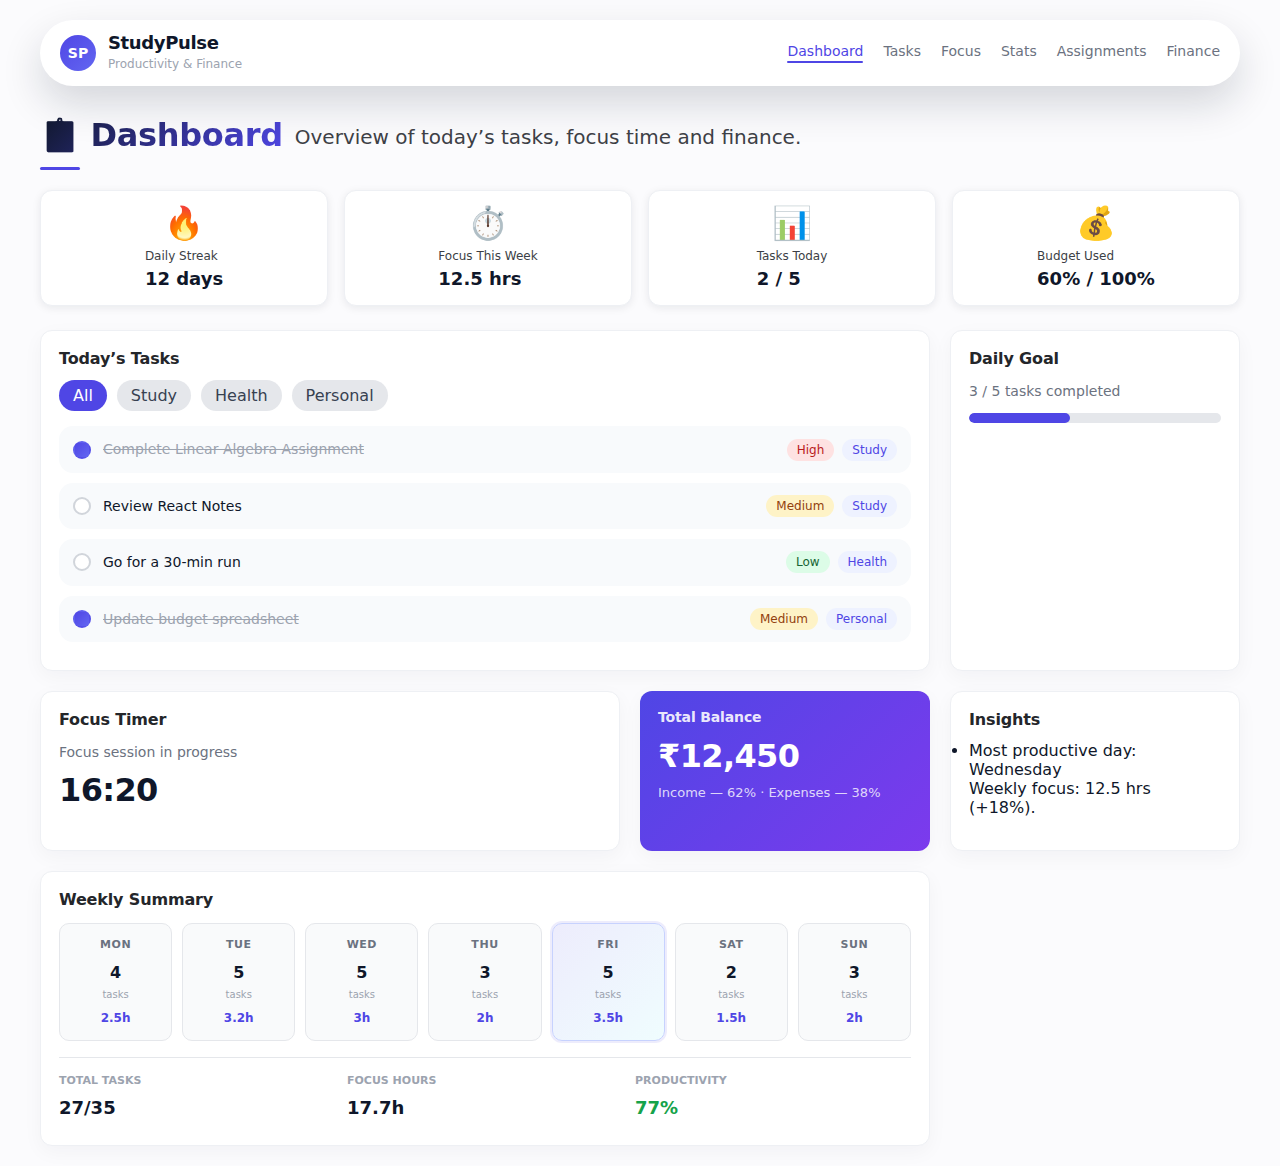
<file: index.html>
<!DOCTYPE html>
<html lang="en">
<head>
  <meta charset="UTF-8">
  <meta name="viewport" content="width=device-width, initial-scale=1.0">
  <title>Dashboard</title>
  <link rel="stylesheet" href="style.css">
</head>
<body>
  <div class="app-shell">
    <header class="app-header">
      <div class="brand">
        <div class="brand-logo">SP</div>
        <div class="brand-text">
          <h1>StudyPulse</h1>
          <p>Productivity & Finance</p>
        </div>
      </div>

      <nav class="nav">
        <a class="active" aria-current="page" href="index.html">Dashboard</a>
        <a href="tasks.html">Tasks</a>
        <a href="focus.html">Focus</a>
        <a href="stats.html">Stats</a>
        <a href="assignments.html">Assignments</a>
        <a href="finance.html">Finance</a>
      </nav>
    </header>

    <main>
      <section class="page-header section-header">
        <h2 class="heading-accent">📋 Dashboard</h2>
        <p>Overview of today’s tasks, focus time and finance.</p>
      </section>
      <!-- Quick Metrics Row -->
      <section class="metrics-row">
        <div class="metric-card">
          <div class="metric-icon">🔥</div>
          <div class="metric-content">
            <p class="metric-label">Daily Streak</p>
            <h3 class="metric-value">12 days</h3>
          </div>
        </div>

        <div class="metric-card">
          <div class="metric-icon">⏱️</div>
          <div class="metric-content">
            <p class="metric-label">Focus This Week</p>
            <h3 class="metric-value">12.5 hrs</h3>
          </div>
        </div>

        <div class="metric-card">
          <div class="metric-icon">📊</div>
          <div class="metric-content">
            <p class="metric-label">Tasks Today</p>
            <h3 class="metric-value">2 / 5</h3>
          </div>
        </div>

        <div class="metric-card">
          <div class="metric-icon">💰</div>
          <div class="metric-content">
            <p class="metric-label">Budget Used</p>
            <h3 class="metric-value">60% / 100%</h3>
          </div>
        </div>
      </section>
      <section class="dashboard">
        <section class="card large">
          <h2>Today’s Tasks</h2>
          <div class="tabs">
            <button class="active">All</button>
            <button>Study</button>
            <button>Health</button>
            <button>Personal</button>
          </div>

          <div class="task">
            <div class="task-left">
              <div class="task-checkbox done"></div>
              <p class="task-title completed">Complete Linear Algebra Assignment</p>
            </div>
            <div class="task-meta">
              <span class="pill priority-high">High</span>
              <span class="pill category">Study</span>
            </div>
          </div>

          <div class="task">
            <div class="task-left">
              <div class="task-checkbox"></div>
              <p class="task-title">Review React Notes</p>
            </div>
            <div class="task-meta">
              <span class="pill priority-medium">Medium</span>
              <span class="pill category">Study</span>
            </div>
          </div>

          <div class="task">
            <div class="task-left">
              <div class="task-checkbox"></div>
              <p class="task-title">Go for a 30‑min run</p>
            </div>
            <div class="task-meta">
              <span class="pill priority-low">Low</span>
              <span class="pill category">Health</span>
            </div>
          </div>

          <div class="task">
            <div class="task-left">
              <div class="task-checkbox done"></div>
              <p class="task-title completed">Update budget spreadsheet</p>
            </div>
            <div class="task-meta">
              <span class="pill priority-medium">Medium</span>
              <span class="pill category">Personal</span>
            </div>
          </div>
        </section>

        <section class="card">
          <h2>Daily Goal</h2>
          <p>3 / 5 tasks completed</p>
          <div class="progress-bar">
            <div class="progress"></div>
          </div>
        </section>

        <section class="card">
          <h2>Focus Timer</h2>
          <p>Focus session in progress</p>
          <h1>16:20</h1>
        </section>

        <section class="card finance-balance">
          <h2>Total Balance</h2>
          <h1>₹12,450</h1>
          <p>Income — 62% · Expenses — 38%</p>
        </section>

        <section class="card">
          <h2>Insights</h2>
          <li>
            <ul>Most productive day: Wednesday</ul>
            <ul>Weekly focus: 12.5 hrs (+18%).</ul>
          </li>
        </section>

        <section class="card large">
          <h2>Weekly Summary</h2>
          
          <div style="display: grid; grid-template-columns: repeat(7, 1fr); gap: 10px; margin-top: 14px;">
            <div class="day-card">
              <p class="day-label">Mon</p>
              <div class="day-stats">
                <p class="day-value">4</p>
                <p class="day-meta">tasks</p>
              </div>
              <p class="day-hours">2.5h</p>
            </div>
            
            <div class="day-card">
              <p class="day-label">Tue</p>
              <div class="day-stats">
                <p class="day-value">5</p>
                <p class="day-meta">tasks</p>
              </div>
              <p class="day-hours">3.2h</p>
            </div>
            
            <div class="day-card">
              <p class="day-label">Wed</p>
              <div class="day-stats">
                <p class="day-value">5</p>
                <p class="day-meta">tasks</p>
              </div>
              <p class="day-hours">3h</p>
            </div>
            
            <div class="day-card">
              <p class="day-label">Thu</p>
              <div class="day-stats">
                <p class="day-value">3</p>
                <p class="day-meta">tasks</p>
              </div>
              <p class="day-hours">2h</p>
            </div>
            
            <div class="day-card day-card--active">
              <p class="day-label">Fri</p>
              <div class="day-stats">
                <p class="day-value">5</p>
                <p class="day-meta">tasks</p>
              </div>
              <p class="day-hours">3.5h</p>
            </div>
            
            <div class="day-card">
              <p class="day-label">Sat</p>
              <div class="day-stats">
                <p class="day-value">2</p>
                <p class="day-meta">tasks</p>
              </div>
              <p class="day-hours">1.5h</p>
            </div>
            
            <div class="day-card">
              <p class="day-label">Sun</p>
              <div class="day-stats">
                <p class="day-value">3</p>
                <p class="day-meta">tasks</p>
              </div>
              <p class="day-hours">2h</p>
            </div>
          </div>
          
          <div style="margin-top: 16px; padding-top: 14px; border-top: 1px solid #e5e7eb; display: grid; grid-template-columns: 1fr 1fr 1fr; gap: 12px;">
            <div>
              <p style="font-size: 11px; color: #9ca3af; font-weight: 600; text-transform: uppercase; margin: 0;">Total Tasks</p>
              <p style="font-size: 18px; font-weight: 700; color: #0f172a; margin: 4px 0;">27/35</p>
            </div>
            <div>
              <p style="font-size: 11px; color: #9ca3af; font-weight: 600; text-transform: uppercase; margin: 0;">Focus Hours</p>
              <p style="font-size: 18px; font-weight: 700; color: #0f172a; margin: 4px 0;">17.7h</p>
            </div>
            <div>
              <p style="font-size: 11px; color: #9ca3af; font-weight: 600; text-transform: uppercase; margin: 0;">Productivity</p>
              <p style="font-size: 18px; font-weight: 700; color: #16a34a; margin: 4px 0;">77%</p>
            </div>
          </div>
        </section>
      </section>
    </main>
  </div>
</body>
</html>
</file>
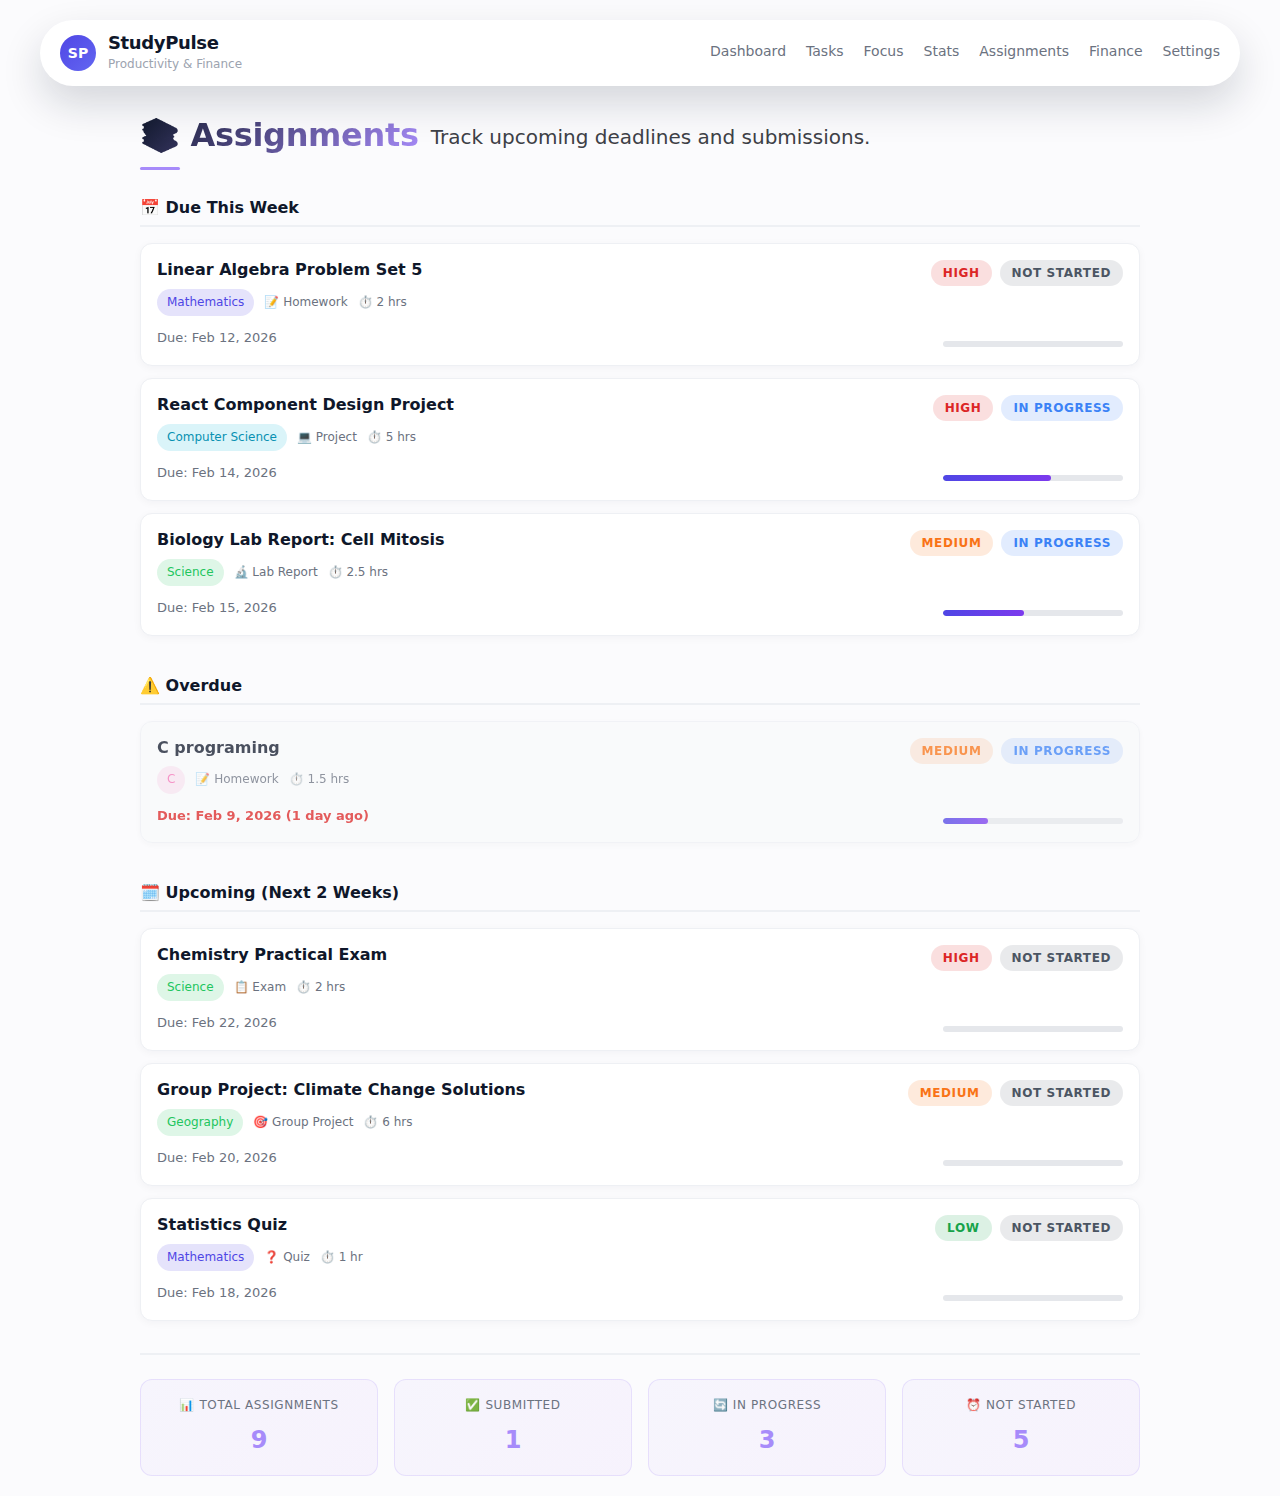
<file: assignments.html>
<!DOCTYPE html>
<html lang="en">
<head>
  <meta charset="UTF-8">
  <meta name="viewport" content="width=device-width, initial-scale=1.0">
  <title>Assignments</title>
  <link rel="stylesheet" href="style.css">
</head>
<body>

  <div class="app-shell">
    <header class="app-header">
      <div class="brand">
        <div class="brand-logo">SP</div>
        <div class="brand-text">
          <h1>StudyPulse</h1>
          <p>Productivity & Finance</p>
        </div>
      </div>

      <nav class="nav">
        <a href="index.html">Dashboard</a>
        <a href="tasks.html">Tasks</a>
        <a href="focus.html">Focus</a>
        <a href="stats.html">Stats</a>
        <a href="assignments.html">Assignments</a>
        <a href="finance.html">Finance</a>
        <a href="settings.html">Settings</a>
      </nav>
    </header>

    <main class="page page--assignments">
      <section class="page-header section-header section-header--assignments">
        <h2 class="heading-accent heading-accent--assignments">📚 Assignments</h2>
        <p>Track upcoming deadlines and submissions.</p>
      </section>

      <!-- Due This Week Section -->
      <section class="assignments-section">
        <h3 class="section-title">📅 Due This Week</h3>
        
        <div class="assignment-list">
          <!-- Assignment 1 -->
          <article class="assignment-card">
            <div class="assignment-header">
              <div class="assignment-main">
                <h4 class="assignment-title">Linear Algebra Problem Set 5</h4>
                <p class="assignment-meta">
                  <span class="subject-badge subject-badge--math">Mathematics</span>
                  <span class="assignment-type">📝 Homework</span>
                  <span class="assignment-time">⏱️ 2 hrs</span>
                </p>
              </div>
              <div class="assignment-badges">
                <span class="badge badge-priority badge-priority--high">High</span>
                <span class="badge badge-status badge-status--not-started">Not Started</span>
              </div>
            </div>
            <div class="assignment-footer">
              <p class="assignment-due">Due: Feb 12, 2026</p>
              <div class="assignment-progress">
                <div class="progress-bar">
                  <div class="progress" style="width: 0%;"></div>
                </div>
              </div>
            </div>
          </article>

          <!-- Assignment 2 -->
          <article class="assignment-card">
            <div class="assignment-header">
              <div class="assignment-main">
                <h4 class="assignment-title">React Component Design Project</h4>
                <p class="assignment-meta">
                  <span class="subject-badge subject-badge--tech">Computer Science</span>
                  <span class="assignment-type">💻 Project</span>
                  <span class="assignment-time">⏱️ 5 hrs</span>
                </p>
              </div>
              <div class="assignment-badges">
                <span class="badge badge-priority badge-priority--high">High</span>
                <span class="badge badge-status badge-status--in-progress">In Progress</span>
              </div>
            </div>
            <div class="assignment-footer">
              <p class="assignment-due">Due: Feb 14, 2026</p>
              <div class="assignment-progress">
                <div class="progress-bar">
                  <div class="progress" style="width: 60%;"></div>
                </div>
              </div>
            </div>
          </article>

          <!-- Assignment 3 -->
          <article class="assignment-card">
            <div class="assignment-header">
              <div class="assignment-main">
                <h4 class="assignment-title">Biology Lab Report: Cell Mitosis</h4>
                <p class="assignment-meta">
                  <span class="subject-badge subject-badge--science">Science</span>
                  <span class="assignment-type">🔬 Lab Report</span>
                  <span class="assignment-time">⏱️ 2.5 hrs</span>
                </p>
              </div>
              <div class="assignment-badges">
                <span class="badge badge-priority badge-priority--medium">Medium</span>
                <span class="badge badge-status badge-status--in-progress">In Progress</span>
              </div>
            </div>
            <div class="assignment-footer">
              <p class="assignment-due">Due: Feb 15, 2026</p>
              <div class="assignment-progress">
                <div class="progress-bar">
                  <div class="progress" style="width: 45%;"></div>
                </div>
              </div>
            </div>
          </article>
        </div>
      </section>

      <!-- Overdue Section -->
      <section class="assignments-section">
        <h3 class="section-title">⚠️ Overdue</h3>
        
        <div class="assignment-list">

          <!-- Overdue Assignment 1 -->
          <article class="assignment-card assignment-card--overdue">
            <div class="assignment-header">
              <div class="assignment-main">
                <h4 class="assignment-title">C programing</h4>
                <p class="assignment-meta">
                  <span class="subject-badge subject-badge--physics">C</span>
                  <span class="assignment-type">📝 Homework</span>
                  <span class="assignment-time">⏱️ 1.5 hrs</span>
                </p>
              </div>
              <div class="assignment-badges">
                <span class="badge badge-priority badge-priority--medium">Medium</span>
                <span class="badge badge-status badge-status--in-progress">In Progress</span>
              </div>
            </div>
            <div class="assignment-footer">
              <p class="assignment-due assignment-due--overdue">Due: Feb 9, 2026 (1 day ago)</p>
              <div class="assignment-progress">
                <div class="progress-bar">
                  <div class="progress" style="width: 25%;"></div>
                </div>
              </div>
            </div>
          </article>
        </div>
      </section>

      <!-- Upcoming Section -->
      <section class="assignments-section">
        <h3 class="section-title">🗓️ Upcoming (Next 2 Weeks)</h3>
        
        <div class="assignment-list">
          <!-- Upcoming Assignment 1 -->
          <article class="assignment-card">
            <div class="assignment-header">
              <div class="assignment-main">
                <h4 class="assignment-title">Chemistry Practical Exam</h4>
                <p class="assignment-meta">
                  <span class="subject-badge subject-badge--science">Science</span>
                  <span class="assignment-type">📋 Exam</span>
                  <span class="assignment-time">⏱️ 2 hrs</span>
                </p>
              </div>
              <div class="assignment-badges">
                <span class="badge badge-priority badge-priority--high">High</span>
                <span class="badge badge-status badge-status--not-started">Not Started</span>
              </div>
            </div>
            <div class="assignment-footer">
              <p class="assignment-due">Due: Feb 22, 2026</p>
              <div class="assignment-progress">
                <div class="progress-bar">
                  <div class="progress" style="width: 0%;"></div>
                </div>
              </div>
            </div>
          </article>

          <!-- Upcoming Assignment 2 -->
          <article class="assignment-card">
            <div class="assignment-header">
              <div class="assignment-main">
                <h4 class="assignment-title">Group Project: Climate Change Solutions</h4>
                <p class="assignment-meta">
                  <span class="subject-badge subject-badge--green">Geography</span>
                  <span class="assignment-type">🎯 Group Project</span>
                  <span class="assignment-time">⏱️ 6 hrs</span>
                </p>
              </div>
              <div class="assignment-badges">
                <span class="badge badge-priority badge-priority--medium">Medium</span>
                <span class="badge badge-status badge-status--not-started">Not Started</span>
              </div>
            </div>
            <div class="assignment-footer">
              <p class="assignment-due">Due: Feb 20, 2026</p>
              <div class="assignment-progress">
                <div class="progress-bar">
                  <div class="progress" style="width: 0%;"></div>
                </div>
              </div>
            </div>
          </article>

          <!-- Upcoming Assignment 3 -->
          <article class="assignment-card">
            <div class="assignment-header">
              <div class="assignment-main">
                <h4 class="assignment-title">Statistics Quiz</h4>
                <p class="assignment-meta">
                  <span class="subject-badge subject-badge--math">Mathematics</span>
                  <span class="assignment-type">❓ Quiz</span>
                  <span class="assignment-time">⏱️ 1 hr</span>
                </p>
              </div>
              <div class="assignment-badges">
                <span class="badge badge-priority badge-priority--low">Low</span>
                <span class="badge badge-status badge-status--not-started">Not Started</span>
              </div>
            </div>
            <div class="assignment-footer">
              <p class="assignment-due">Due: Feb 18, 2026</p>
              <div class="assignment-progress">
                <div class="progress-bar">
                  <div class="progress" style="width: 0%;"></div>
                </div>
              </div>
            </div>
          </article>
        </div>
      </section>

      <!-- Summary Stats -->
      <section class="assignments-summary">
        <div class="summary-card">
          <p class="summary-label">📊 Total Assignments</p>
          <p class="summary-value">9</p>
        </div>
        <div class="summary-card">
          <p class="summary-label">✅ Submitted</p>
          <p class="summary-value">1</p>
        </div>
        <div class="summary-card">
          <p class="summary-label">🔄 In Progress</p>
          <p class="summary-value">3</p>
        </div>
        <div class="summary-card">
          <p class="summary-label">⏰ Not Started</p>
          <p class="summary-value">5</p>
        </div>
      </section>

    </main>
  </div>

</body>
</html>
</file>
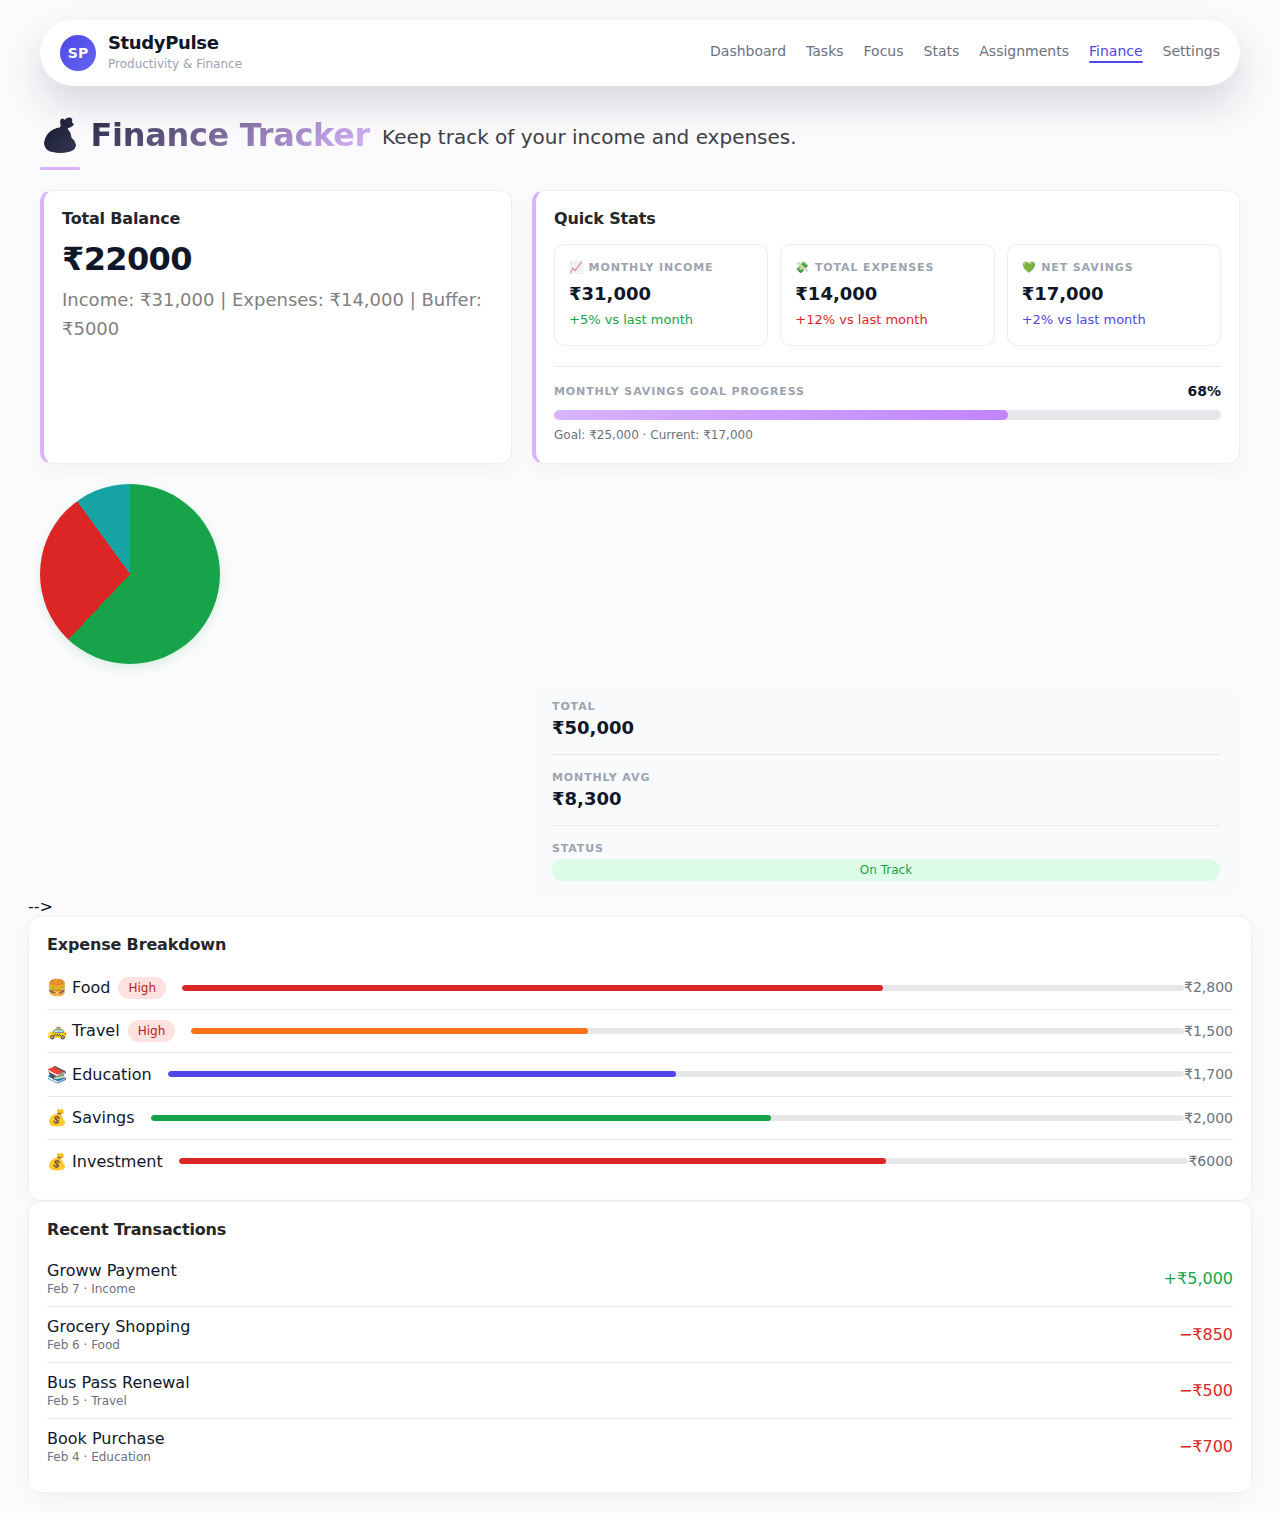
<file: finance.html>
<!DOCTYPE html>
<html lang="en">
<head>
  <meta charset="UTF-8">
  <meta name="viewport" content="width=device-width, initial-scale=1.0">
  <title>Finance</title>
  <link rel="stylesheet" href="style.css">
</head>
<body>

  <div class="app-shell">
    <header class="app-header">
      <div class="brand">
        <div class="brand-logo">SP</div>
        <div class="brand-text">
          <h1>StudyPulse</h1>
          <p>Productivity & Finance</p>
        </div>
      </div>

      <nav class="nav">
        <a href="index.html">Dashboard</a>
        <a href="tasks.html">Tasks</a>
        <a href="focus.html">Focus</a>
        <a href="stats.html">Stats</a>
        <a href="assignments.html">Assignments</a>
        <a class="active" aria-current="page" href="finance.html">Finance</a>
        <a href="settings.html">Settings</a>
      </nav>
    </header>

    <main class="page page--finance">
      <section class="page-header section-header section-header--finance">
        <h2 class="heading-accent heading-accent--finance">💰 Finance Tracker</h2>
        <p>Keep track of your income and expenses.</p>
      </section>

      <section class="dashboard dashboard--finance">
        <!-- Total balance -->
        <section class="card card--primary card--accent-finance">
          <h2>Total Balance</h2>
          <h1>₹22000</h1>
          <p>Income: ₹31,000 | Expenses: ₹14,000 | Buffer: ₹5000</p>
        </section>

        <!-- Pie chart -->
        <section class="card card--accent-finance">
          <h2>Quick Stats</h2>
          
          <div style="display: grid; grid-template-columns: 1fr 1fr 1fr; gap: 12px; margin-top: 16px;">
            <div class="stat-card">
              <p class="stat-label">📈 Monthly Income</p>
              <h3 class="stat-value">₹31,000</h3>
              <p class="stat-note" style="color: #16a34a;">+5% vs last month</p>
            </div>
            
            <div class="stat-card">
              <p class="stat-label">💸 Total Expenses</p>
              <h3 class="stat-value">₹14,000</h3>
              <p class="stat-note" style="color: #dc2626;">+12% vs last month</p>
            </div>
            
            <div class="stat-card">
              <p class="stat-label">💚 Net Savings</p>
              <h3 class="stat-value">₹17,000</h3>
              <p class="stat-note" style="color: #4f46e5;">+2% vs last month</p>
            </div>
          </div>

          <!-- Progress bar - Monthly savings goal -->
          <div style="margin-top: 20px; padding-top: 16px; border-top: 1px solid #e5e7eb;">
            <div style="display: flex; justify-content: space-between; align-items: center; margin-bottom: 8px;">
              <p class="stat-label">Monthly Savings Goal Progress</p>
              <span style="font-size: 14px; font-weight: 600; color: #0f172a;">68%</span>
            </div>
            <div class="progress-bar">
              <div class="progress" style="width: 68%; background: linear-gradient(90deg, #d8b4fe 0%, #c084fc 100%);"></div>
            </div>
            <p style="font-size: 12px; color: #6b7280; margin-top: 6px;">Goal: ₹25,000 · Current: ₹17,000</p>
          </div>
        </section>

        <!-- Alternative: Pie chart (commented for reference) -->
        <!-- Pie chart section for future use
        <section class="card">
          <div style="display:flex;justify-content:space-between;align-items:center;">
            <h2>Income vs Expenses</h2>
            <div class="card-actions">
              <button class="button-outline" id="record-expense-btn">+ Record Expense</button>
            </div>
          </div>
          <div class="pie-container">
            <!-- Pie Chart -->
            <div class="pie-chart"></div>
            
            <!-- Buffer Space -->
            <div class="pie-buffer"></div>
            
            <!-- Legend & Details -->
            <div class="pie-legend">
              <div class="pie-legend-row">
                <span class="dot income-dot"></span>
                <div class="legend-content">
                  <p class="legend-label">Income</p>
                  <p class="legend-percent">62%</p>
                </div>
                <div class="legend-amount">₹31,000</div>
              </div>
              <div class="pie-legend-row">
                <span class="dot expense-dot"></span>
                <div class="legend-content">
                  <p class="legend-label">Expenses</p>
                  <p class="legend-percent">28%</p>
                </div>
                <div class="legend-amount">₹14,000</div>
              </div>
              <div class="pie-legend-row">
                <span class="dot saving-dot"></span>
                <div class="legend-content">
                  <p class="legend-label">Savings & Buffer</p>
                  <p class="legend-percent">10%</p>
                </div>
                <div class="legend-amount">₹5,000</div>
              </div>
            </div>
            
            <!-- Stats Column -->
            <div class="pie-stats">
              <div class="stat-item">
                <span class="stat-label">Total</span>
                <span class="stat-value">₹50,000</span>
              </div>
              <div class="stat-divider"></div>
              <div class="stat-item">
                <span class="stat-label">Monthly Avg</span>
                <span class="stat-value">₹8,300</span>
              </div>
              <div class="stat-divider"></div>
              <div class="stat-item">
                <span class="stat-label">Status</span>
                <span class="stat-badge stat-badge--good">On Track</span>
              </div>
            </div>
          </div>

          <!-- Record Expense Form (hidden, toggled by + Record Expense) -->
          <form class="form-inline" id="record-expense-form" style="display:none; margin-top:12px;">
            <input type="text" name="desc" placeholder="Description" required style="padding:8px;border-radius:6px;border:1px solid #d1d5db;margin-right:8px;">
            <input type="number" name="amount" placeholder="Amount" required style="padding:8px;border-radius:6px;border:1px solid #d1d5db;margin-right:8px;">
            <button class="button-outline" type="submit">Record</button>
          </form>

        </section>
        -->

        <!-- Expense breakdown -->
        <section class="card">
          <h2>Expense Breakdown</h2>

          <div class="category-row">
            <div class="category-label">
              <span>🍔 Food</span>
              <span class="pill priority-high">High</span>
            </div>
            <div class="category-bar">
              <div class="category-bar-fill category-bar-fill--food"></div>
            </div>
            <p>₹2,800</p>
          </div>

          <div class="category-row">
            <div class="category-label">
              <span>🚕 Travel</span>
              <span class="pill priority-high">High</span>
            </div>
            <div class="category-bar">
              <div class="category-bar-fill category-bar-fill--travel"></div>
            </div>
            <p>₹1,500</p>
          </div>

          <div class="category-row">
            <div class="category-label">
              <span>📚 Education</span>
            </div>
            <div class="category-bar">
              <div class="category-bar-fill category-bar-fill--education"></div>
            </div>
            <p>₹1,700</p>
          </div>

          <div class="category-row">
            <div class="category-label">
              <span>💰 Savings</span>
            </div>
            <div class="category-bar">
              <div class="category-bar-fill category-bar-fill--savings"></div>
            </div>
            <p>₹2,000</p>
          </div>

          <div class="category-row">
            <div class="category-label">
              <span>💰 Investment</span>
            </div>
            <div class="category-bar">
              <div class="category-bar-fill category-bar-fill--food"></div>
            </div>
            <p>₹6000</p>
          </div>

        </section>

        <!-- Recent transactions -->
        <section class="card">
          <h2>Recent Transactions</h2>

          <div class="transaction">
            <div class="transaction-main">
              <span>Groww Payment</span>
              <span class="transaction-meta">Feb 7 · Income</span>
            </div>
            <span class="transaction-amount--income">+₹5,000</span>
          </div>

          <div class="transaction">
            <div class="transaction-main">
              <span>Grocery Shopping</span>
              <span class="transaction-meta">Feb 6 · Food</span>
            </div>
            <span class="transaction-amount--expense">−₹850</span>
          </div>

          <div class="transaction">
            <div class="transaction-main">
              <span>Bus Pass Renewal</span>
              <span class="transaction-meta">Feb 5 · Travel</span>
            </div>
            <span class="transaction-amount--expense">−₹500</span>
          </div>

          <div class="transaction">
            <div class="transaction-main">
              <span>Book Purchase</span>
              <span class="transaction-meta">Feb 4 · Education</span>
            </div>
            <span class="transaction-amount--expense">−₹700</span>
          </div>
        </section>
      </section>
    </main>
  </div>
</body>
</html>
</file>
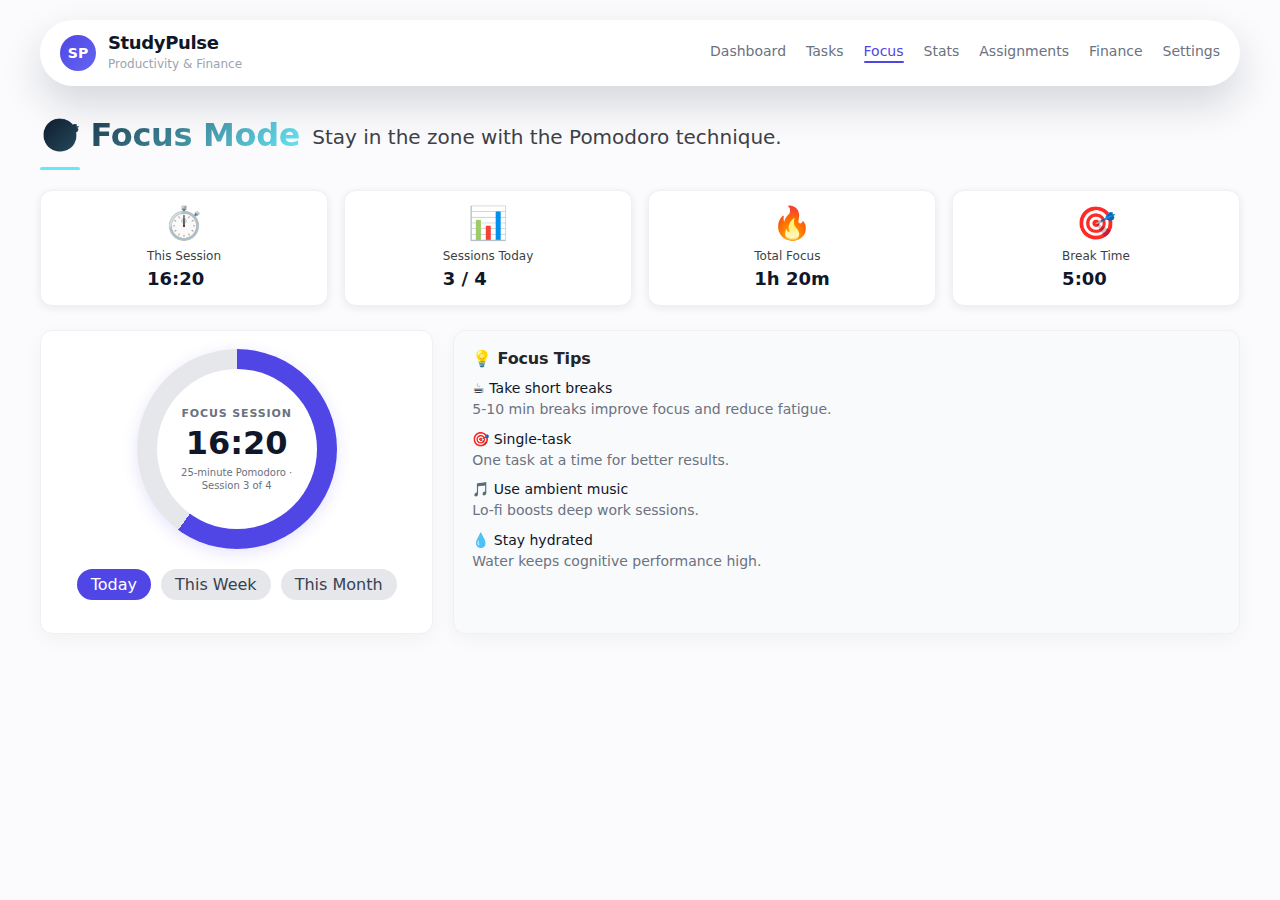
<file: focus.html>
<!DOCTYPE html>
<html lang="en">
<head>
  <meta charset="UTF-8">
  <meta name="viewport" content="width=device-width, initial-scale=1.0">
  <title>Focus</title>
  <link rel="stylesheet" href="style.css">
</head>
<body>

  <div class="app-shell">
    <header class="app-header">
      <div class="brand">
        <div class="brand-logo">SP</div>
        <div class="brand-text">
          <h1>StudyPulse</h1>
          <p>Productivity & Finance</p>
        </div>
      </div>

      <nav class="nav">
        <a href="index.html">Dashboard</a>
        <a href="tasks.html">Tasks</a>
        <a class="active" aria-current="page" href="focus.html">Focus</a>
        <a href="stats.html">Stats</a>
        <a href="assignments.html">Assignments</a>
        <a href="finance.html">Finance</a>
        <a href="settings.html">Settings</a>
      </nav>
    </header>

    <main class="page page--focus">
      <section class="page-header section-header section-header--focus">
        <h2 class="heading-accent heading-accent--focus">🎯 Focus Mode</h2>
        <p>Stay in the zone with the Pomodoro technique.</p>
      </section>

      <!-- Focus Stats Row -->
      <section class="metrics-row focus-metrics">
        <div class="metric-card">
          <div class="metric-icon">⏱️</div>
          <div class="metric-content">
            <p class="metric-label">This Session</p>
            <h3 class="metric-value">16:20</h3>
          </div>
        </div>
        <div class="metric-card">
          <div class="metric-icon">📊</div>
          <div class="metric-content">
            <p class="metric-label">Sessions Today</p>
            <h3 class="metric-value">3 / 4</h3>
          </div>
        </div>
        <div class="metric-card">
          <div class="metric-icon">🔥</div>
          <div class="metric-content">
            <p class="metric-label">Total Focus</p>
            <h3 class="metric-value">1h 20m</h3>
          </div>
        </div>
        <div class="metric-card">
          <div class="metric-icon">🎯</div>
          <div class="metric-content">
            <p class="metric-label">Break Time</p>
            <h3 class="metric-value">5:00</h3>
          </div>
        </div>
      </section>

      <section class="focus-layout">
        <!-- Timer -->
        <section class="card">
          <div class="focus-timer">
            <div class="focus-ring">
              <div class="focus-ring-inner">
                <span class="focus-label">Focus Session</span>
                <span class="focus-time">16:20</span>
                <p>25‑minute Pomodoro · Session 3 of 4</p>
              </div>
            </div>

            <div class="tabs">
              <button class="active">Today</button>
              <button>This Week</button>
              <button>This Month</button>
            </div>
          </div>
        </section>

        <!-- Tips -->
        <section class="card card--muted">
          <h2>💡 Focus Tips</h2>
          <div class="focus-tips-list">
            <div class="focus-tip">
              <span class="focus-tip-title">☕ Take short breaks</span>
              <p>5-10 min breaks improve focus and reduce fatigue.</p>
            </div>
            <div class="focus-tip">
              <span class="focus-tip-title">🎯 Single-task</span>
              <p>One task at a time for better results.</p>
            </div>
            <div class="focus-tip">
              <span class="focus-tip-title">🎵 Use ambient music</span>
              <p>Lo-fi boosts deep work sessions.</p>
            </div>
            <div class="focus-tip">
              <span class="focus-tip-title">💧 Stay hydrated</span>
              <p>Water keeps cognitive performance high.</p>
            </div>
          </div>
        </section>
      </section>
    </main>
  </div>

</body>
</html>
</file>
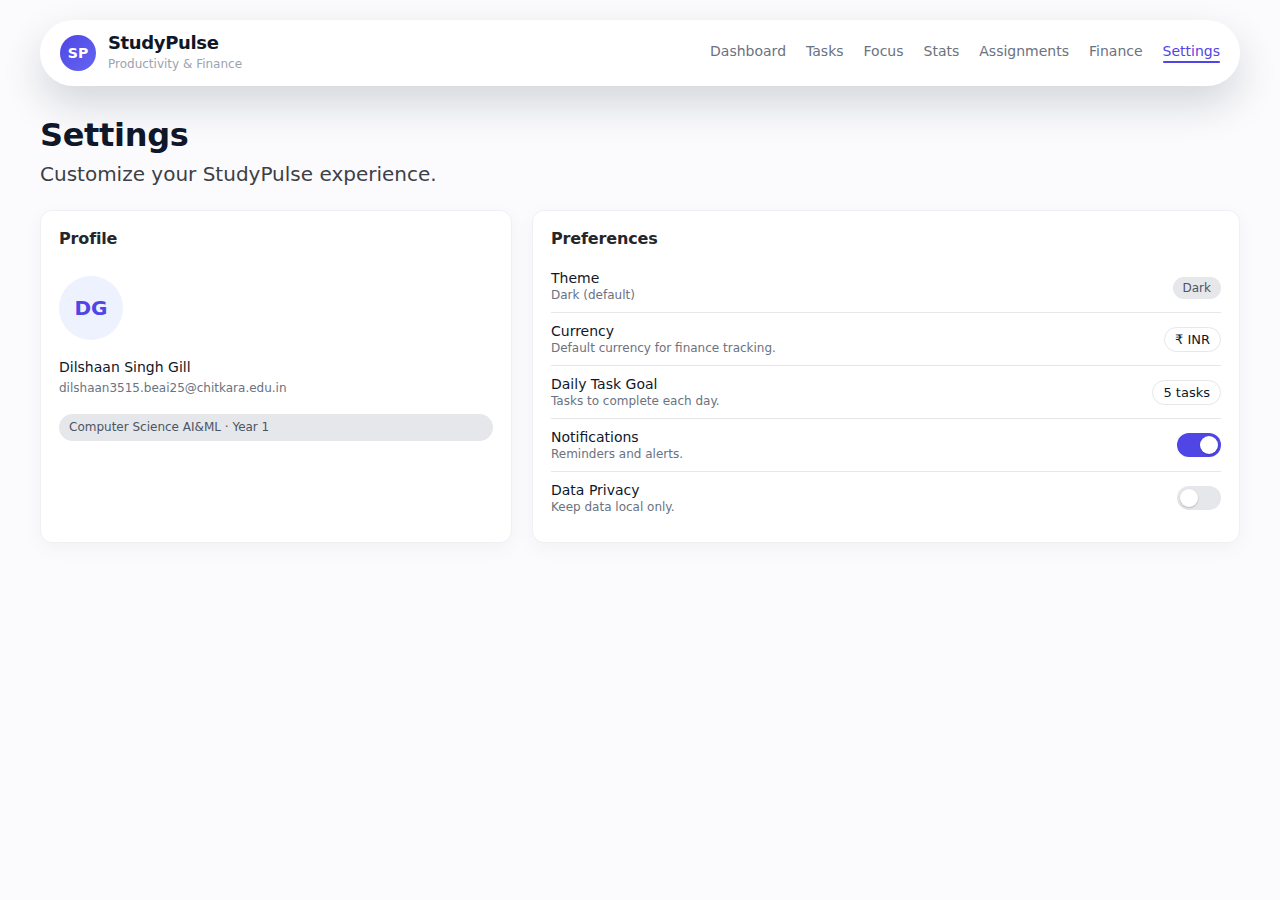
<file: settings.html>
<!DOCTYPE html>
<html lang="en">
<head>
  <meta charset="UTF-8">
  <meta name="viewport" content="width=device-width, initial-scale=1.0">
  <title>Settings - StudyPulse</title>
  <link rel="stylesheet" href="style.css">
</head>
<body>

  <div class="app-shell">
    <header class="app-header">
      <div class="brand">
        <div class="brand-logo">SP</div>
        <div class="brand-text">
          <h1>StudyPulse</h1>
          <p>Productivity & Finance</p>
        </div>
      </div>

      <nav class="nav">
        <a href="index.html">Dashboard</a>
        <a href="tasks.html">Tasks</a>
        <a href="focus.html">Focus</a>
        <a href="stats.html">Stats</a>
        <a href="assignments.html">Assignments</a>
        <a href="finance.html">Finance</a>
        <a class="active" aria-current="page" href="settings.html">Settings</a>
      </nav>
    </header>

    <main class="page page--settings">
      <section class="page-header">
        <h2>Settings</h2>
        <p>Customize your StudyPulse experience.</p>
      </section>

      <section class="settings-layout">
        <!-- Profile -->
        <section class="card profile-card">
          <h2>Profile</h2>
          <div class="avatar">DG</div>
          <div>
            <p class="preference-label">Dilshaan Singh Gill</p>
            <p class="preference-description">dilshaan3515.beai25@chitkara.edu.in</p>
          </div>
          <p class="pill">Computer Science AI&ML · Year 1</p>
        </section>

        <!-- Preferences -->
        <section class="card">
          <h2>Preferences</h2>

          <div class="preference-row">
            <div class="preference-text">
              <span class="preference-label">Theme</span>
              <span class="preference-description">Dark (default)</span>
            </div>
            <div class="preference-meta">
              <span class="pill">Dark</span>
            </div>
          </div>

          <div class="preference-row">
            <div class="preference-text">
              <span class="preference-label">Currency</span>
              <span class="preference-description">Default currency for finance tracking.</span>
            </div>
            <span class="pill-input">₹ INR</span>
          </div>

          <div class="preference-row">
            <div class="preference-text">
              <span class="preference-label">Daily Task Goal</span>
              <span class="preference-description">Tasks to complete each day.</span>
            </div>
            <span class="pill-input">5 tasks</span>
          </div>

          <div class="preference-row">
            <div class="preference-text">
              <span class="preference-label">Notifications</span>
              <span class="preference-description">Reminders and alerts.</span>
            </div>
            <div class="toggle toggle--on">
              <div class="toggle-track">
                <div class="toggle-thumb"></div>
              </div>
            </div>
          </div>

          <div class="preference-row">
            <div class="preference-text">
              <span class="preference-label">Data Privacy</span>
              <span class="preference-description">Keep data local only.</span>
            </div>
            <div class="toggle">
              <div class="toggle-track">
                <div class="toggle-thumb"></div>
              </div>
            </div>
          </div>
        </section>
      </section>
    </main>
  </div>

</body>
</html>
</file>
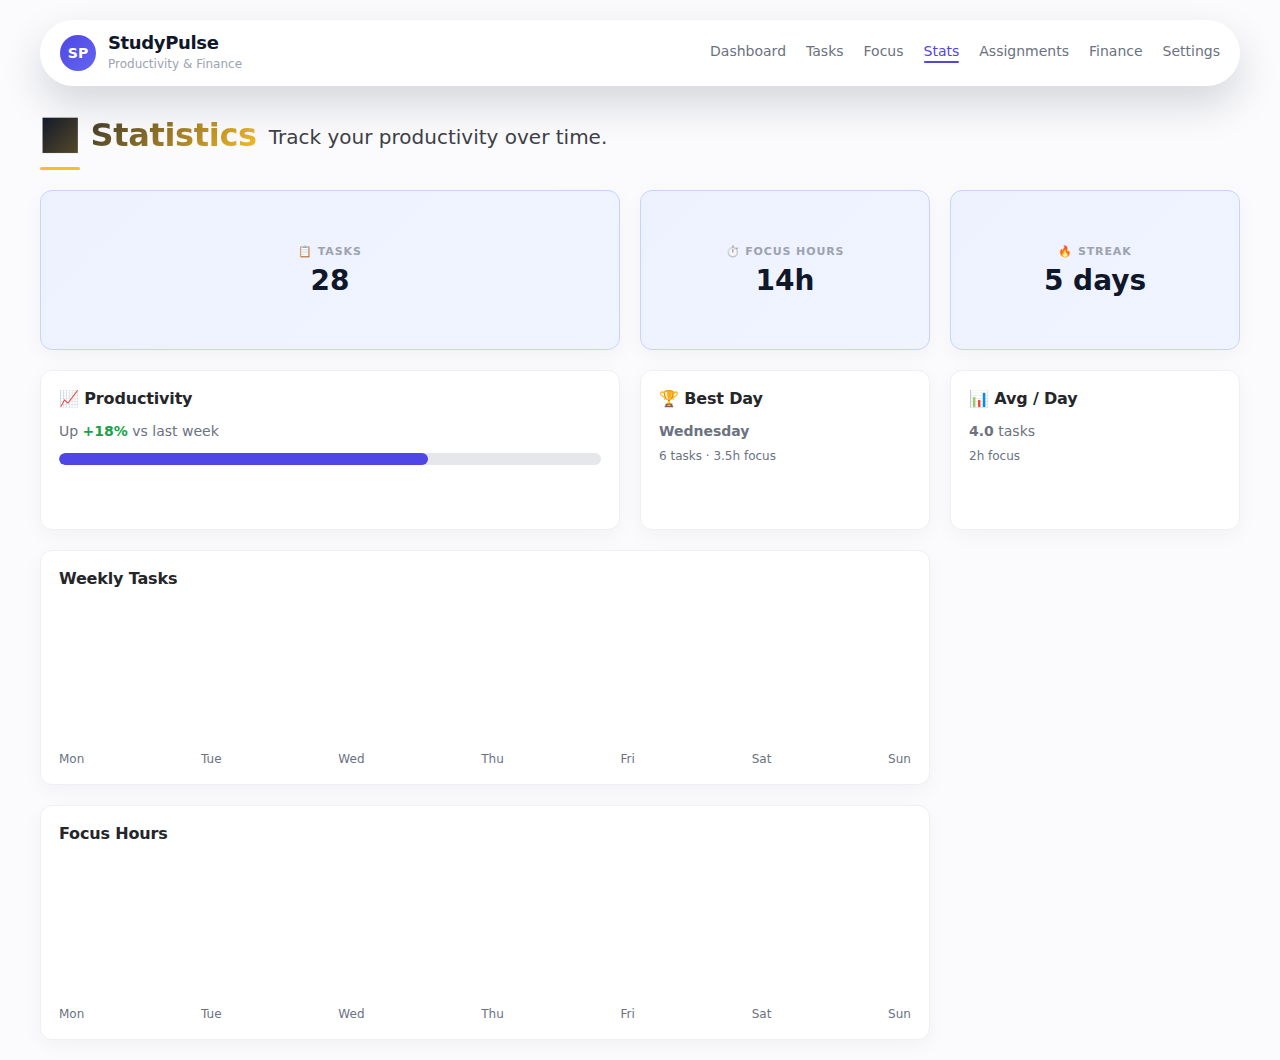
<file: stats.html>
<!DOCTYPE html>
<html lang="en">
<head>
  <meta charset="UTF-8">
  <meta name="viewport" content="width=device-width, initial-scale=1.0">
  <title>Stats</title>
  <link rel="stylesheet" href="style.css">
</head>
<body>

  <div class="app-shell">
    <header class="app-header">
      <div class="brand">
        <div class="brand-logo">SP</div>
        <div class="brand-text">
          <h1>StudyPulse</h1>
          <p>Productivity & Finance</p>
        </div>
      </div>

      <nav class="nav">
        <a href="index.html">Dashboard</a>
        <a href="tasks.html">Tasks</a>
        <a href="focus.html">Focus</a>
        <a class="active" aria-current="page" href="stats.html">Stats</a>
        <a href="assignments.html">Assignments</a>
        <a href="finance.html">Finance</a>
        <a href="settings.html">Settings</a>
      </nav>
    </header>

    <main class="page page--stats">
      <section class="page-header section-header section-header--stats">
        <h2 class="heading-accent heading-accent--stats">📊 Statistics</h2>
        <p>Track your productivity over time.</p>
      </section>

      <section class="dashboard">
        <!-- Stat summary cards -->
        <section class="card highlight-card">
          <div class="stat-item">
            <p class="stat-label">📋 Tasks</p>
            <h3 class="stat-value">28</h3>
          </div>
        </section>

        <section class="card highlight-card">
          <div class="stat-item">
            <p class="stat-label">⏱️ Focus Hours</p>
            <h3 class="stat-value">14h</h3>
          </div>
        </section>

        <section class="card highlight-card">
          <div class="stat-item">
            <p class="stat-label">🔥 Streak</p>
            <h3 class="stat-value">5 days</h3>
          </div>
        </section>

        <section class="card">
          <h2>📈 Productivity</h2>
          <p>Up <strong style="color: #16a34a;">+18%</strong> vs last week</p>
          <div class="progress-bar progress-bar--thick">
            <div class="progress" style="width: 68%"></div>
          </div>
        </section>

        <section class="card">
          <h2>🏆 Best Day</h2>
          <p><strong>Wednesday</strong></p>
          <p style="font-size: 12px; margin-top: 4px;">6 tasks · 3.5h focus</p>
        </section>

        <section class="card">
          <h2>📊 Avg / Day</h2>
          <p><strong>4.0</strong> tasks</p>
          <p style="font-size: 12px; margin-top: 4px;">2h focus</p>
        </section>

        <!-- Weekly tasks chart -->
        <section class="card large">
          <h2>Weekly Tasks</h2>
          <div class="bar-chart">
            <div class="bar"><div class="bar-fill bar-fill--m"></div></div>
            <div class="bar"><div class="bar-fill bar-fill--xl"></div></div>
            <div class="bar"><div class="bar-fill bar-fill--l"></div></div>
            <div class="bar"><div class="bar-fill bar-fill--m"></div></div>
            <div class="bar"><div class="bar-fill bar-fill--s"></div></div>
            <div class="bar"><div class="bar-fill bar-fill--s"></div></div>
            <div class="bar"><div class="bar-fill bar-fill--s"></div></div>
          </div>
          <div class="bar-labels">
            <span>Mon</span><span>Tue</span><span>Wed</span><span>Thu</span><span>Fri</span><span>Sat</span><span>Sun</span>
          </div>
        </section>

        <!-- Focus hours chart -->
        <section class="card large">
          <h2>Focus Hours</h2>
          <div class="bar-chart">
            <div class="bar"><div class="bar-fill bar-fill--xl"></div></div>
            <div class="bar"><div class="bar-fill bar-fill--l"></div></div>
            <div class="bar"><div class="bar-fill bar-fill--m"></div></div>
            <div class="bar"><div class="bar-fill bar-fill--m"></div></div>
            <div class="bar"><div class="bar-fill bar-fill--s"></div></div>
            <div class="bar"><div class="bar-fill bar-fill--s"></div></div>
            <div class="bar"><div class="bar-fill bar-fill--s"></div></div>
          </div>
          <div class="bar-labels">
            <span>Mon</span><span>Tue</span><span>Wed</span><span>Thu</span><span>Fri</span><span>Sat</span><span>Sun</span>
          </div>
        </section>
      </section>
    </main>
  </div>
</body>
</html>
</file>
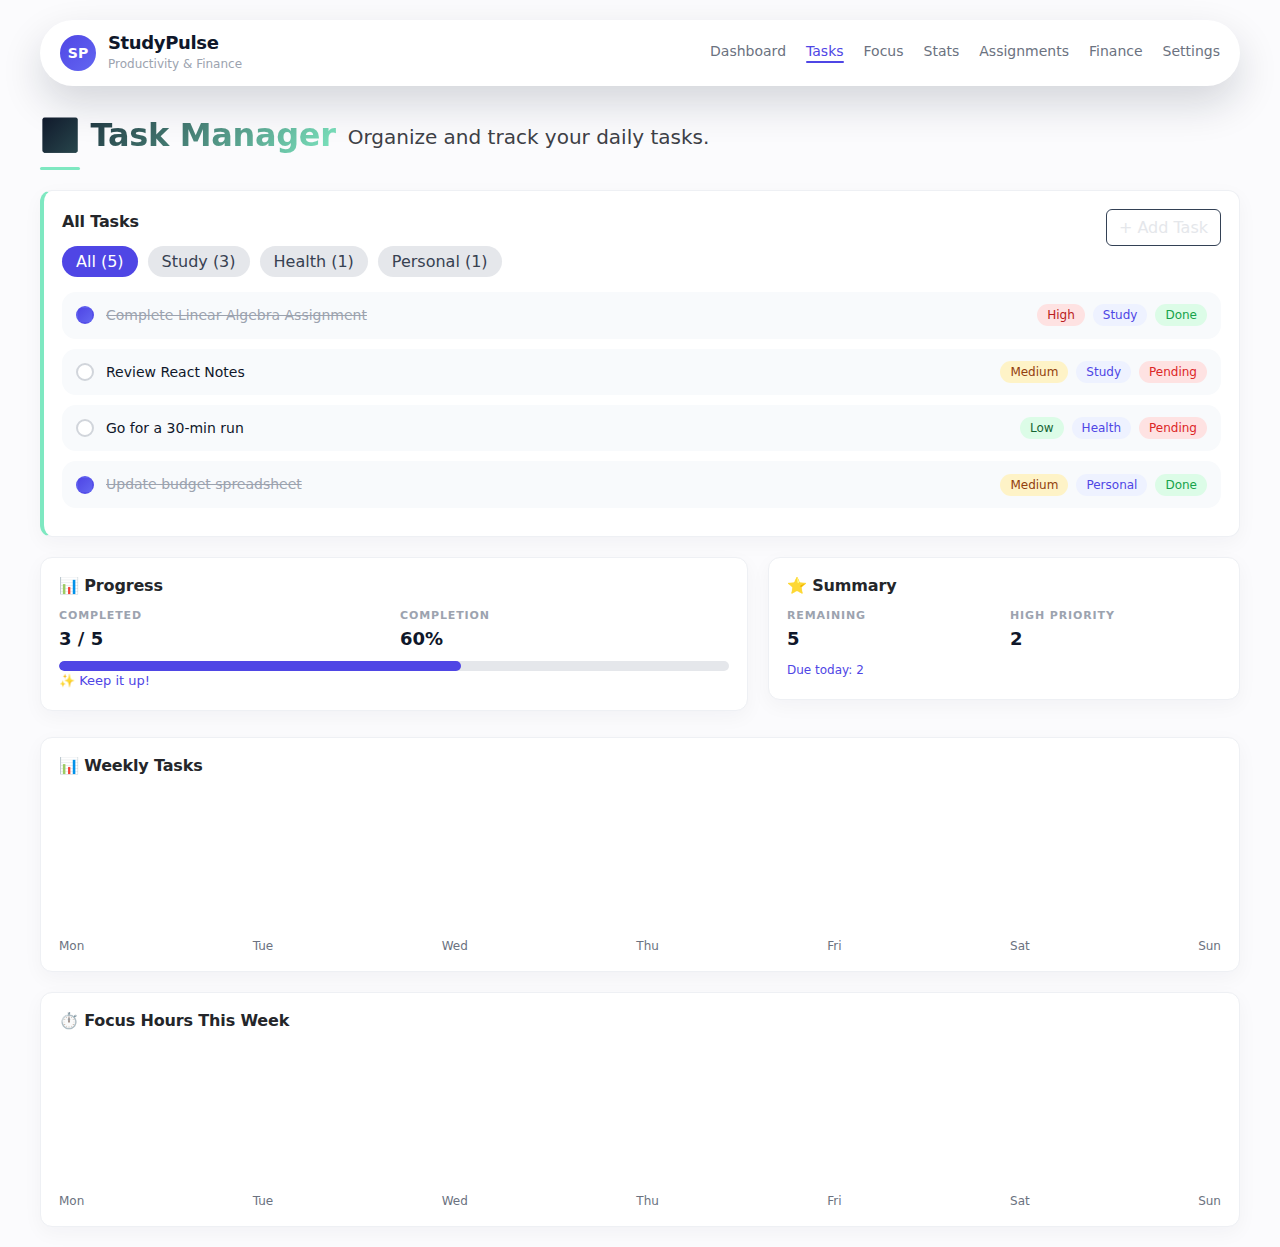
<file: tasks.html>
<!DOCTYPE html>
<html lang="en">
<head>
  <meta charset="UTF-8">
  <meta name="viewport" content="width=device-width, initial-scale=1.0">
  <title>Tasks</title>
  <link rel="stylesheet" href="style.css">
</head>
<body>

  <div class="app-shell">
    <header class="app-header">
      <div class="brand">
        <div class="brand-logo">SP</div>
        <div class="brand-text">
          <h1>StudyPulse</h1>
          <p>Productivity & Finance</p>
        </div>
      </div>

      <nav class="nav">
        <a href="index.html">Dashboard</a>
        <a class="active" aria-current="page" href="tasks.html">Tasks</a>
        <a href="focus.html">Focus</a>
        <a href="stats.html">Stats</a>
        <a href="assignments.html">Assignments</a>
        <a href="finance.html">Finance</a>
        <a href="settings.html">Settings</a>
      </nav>
    </header>

    <main class="page page--tasks">
      <section class="page-header section-header section-header--tasks">
        <h2 class="heading-accent heading-accent--tasks">✅ Task Manager</h2>
        <p>Organize and track your daily tasks.</p>
      </section>

      <section class="dashboard dashboard--split">
        <section class="card large card--accent-tasks">
          <div style="display:flex;justify-content:space-between;align-items:center;gap:12px;">
            <h2>All Tasks</h2>
            <div class="card-actions">
              <button class="button-outline" id="add-task-btn">+ Add Task</button>
            </div>
          </div>
          <div class="tabs">
            <button class="active">All (5)</button>
            <button>Study (3)</button>
            <button>Health (1)</button>
            <button>Personal (1)</button>
          </div>

          <div class="task">
            <div class="task-left">
              <div class="task-checkbox done"></div>
              <p class="task-title completed">Complete Linear Algebra Assignment</p>
            </div>
            <div class="task-meta">
              <span class="pill priority-high">High</span>
              <span class="pill category">Study</span>
              <span class="status status--done">Done</span>
            </div>
          </div>

          <div class="task">
            <div class="task-left">
              <div class="task-checkbox"></div>
              <p class="task-title">Review React Notes</p>
            </div>
            <div class="task-meta">
              <span class="pill priority-medium">Medium</span>
              <span class="pill category">Study</span>
              <span class="status status--pending">Pending</span>
            </div>
          </div>

          <div class="task">
            <div class="task-left">
              <div class="task-checkbox"></div>
              <p class="task-title">Go for a 30‑min run</p>
            </div>
            <div class="task-meta">
              <span class="pill priority-low">Low</span>
              <span class="pill category">Health</span>
              <span class="status status--pending">Pending</span>
            </div>
          </div>

          <div class="task">
            <div class="task-left">
              <div class="task-checkbox done"></div>
              <p class="task-title completed">Update budget spreadsheet</p>
            </div>
            <div class="task-meta">
              <span class="pill priority-medium">Medium</span>
              <span class="pill category">Personal</span>
              <span class="status status--done">Done</span>
            </div>
          </div>

          <!-- Add Task Form (hidden, toggled by + Add Task) -->
          <form class="form-inline" id="add-task-form" style="display:none; margin-top:12px;">
            <input type="text" name="title" placeholder="Task title" required style="padding:8px;border-radius:6px;border:1px solid #d1d5db;margin-right:8px;">
            <select name="priority" style="padding:8px;border-radius:6px;border:1px solid #d1d5db;margin-right:8px;">
              <option>Low</option>
              <option>Medium</option>
              <option>High</option>
            </select>
            <button class="button-outline" type="submit">Add</button>
          </form>

        </section>

        <section class="card">
          <h2>📊 Progress</h2>
          <div class="stat-group">
            <div class="stat-item">
              <p class="stat-label">Completed</p>
              <h3 class="stat-value">3 / 5</h3>
            </div>
            <div class="stat-item">
              <p class="stat-label">Completion</p>
              <h3 class="stat-value">60%</h3>
            </div>
          </div>
          <div class="progress-bar">
            <div class="progress" style="width: 60%"></div>
          </div>
          <p class="stat-note">✨ Keep it up!</p>
        </section>

        <section class="card">
          <h2>⭐ Summary</h2>
          <div class="stat-group">
            <div class="stat-item">
              <p class="stat-label">Remaining</p>
              <h3 class="stat-value">5</h3>
            </div>
            <div class="stat-item">
              <p class="stat-label">High Priority</p>
              <h3 class="stat-value">2</h3>
            </div>
          </div>
          <p class="stat-note" style="font-size: 12px; margin-top: 12px;">Due today: 2</p>
        </section>

        <!-- Weekly Tasks Chart -->
        <section class="card large">
          <h2>📊 Weekly Tasks</h2>
          <div class="bar-chart">
            <div class="bar"><div class="bar-fill bar-fill--m"></div></div>
            <div class="bar"><div class="bar-fill bar-fill--xl"></div></div>
            <div class="bar"><div class="bar-fill bar-fill--l"></div></div>
            <div class="bar"><div class="bar-fill bar-fill--m"></div></div>
            <div class="bar"><div class="bar-fill bar-fill--s"></div></div>
            <div class="bar"><div class="bar-fill bar-fill--s"></div></div>
            <div class="bar"><div class="bar-fill bar-fill--s"></div></div>
          </div>
          <div class="bar-labels">
            <span>Mon</span><span>Tue</span><span>Wed</span><span>Thu</span><span>Fri</span><span>Sat</span><span>Sun</span>
          </div>
        </section>

        <!-- Focus Hours Chart -->
        <section class="card large">
          <h2>⏱️ Focus Hours This Week</h2>
          <div class="bar-chart bar-chart--focus">
            <div class="bar"><div class="bar-fill bar-fill--xl"></div></div>
            <div class="bar"><div class="bar-fill bar-fill--l"></div></div>
            <div class="bar"><div class="bar-fill bar-fill--m"></div></div>
            <div class="bar"><div class="bar-fill bar-fill--m"></div></div>
            <div class="bar"><div class="bar-fill bar-fill--s"></div></div>
            <div class="bar"><div class="bar-fill bar-fill--s"></div></div>
            <div class="bar"><div class="bar-fill bar-fill--s"></div></div>
          </div>
          <div class="bar-labels">
            <span>Mon</span><span>Tue</span><span>Wed</span><span>Thu</span><span>Fri</span><span>Sat</span><span>Sun</span>
          </div>
        </section>
      </section>
    </main>
  </div>

</body>
</html>
</file>
<file: style.css>
/* BASE STYLES - Reset & global settings */
*,
*::before,
*::after {
  margin: 0;
  padding: 0;
  box-sizing: border-box;
}
body {
  min-height: 100vh;
  background: #fbfbfd; /* minimal, soft off-white */
  color: #0f172a;
  font-family: system-ui, -apple-system, BlinkMacSystemFont, "Segoe UI", sans-serif;
  padding: 20px 28px;
  -webkit-font-smoothing:antialiased;
}

img {
  max-width: 100%;
  display: block;
}

button {
  font: inherit;
  cursor: pointer;
}

h1 {
  font-size: 28px;
  color: #0f172a;
}

h2 {
  font-size: 18px;
  color: #0f172a;
}

p {
  font-size: 14px;
  line-height: 1.6;
  color: #6b7280;
}

.app-shell,
.container {
  max-width: 1200px;
  margin: 0 auto;
}

/* FOCUS STYLES - Keyboard navigation */

a,
button {
  cursor: pointer;
}

a:focus-visible,
button:focus-visible {
  outline: 2px solid #4f46e5;
  outline-offset: 3px;
  border-radius: 6px;
}

/* HEADER - Top navigation bar */

.app-header {
  display: flex;
  justify-content: space-between;
  align-items: center;
  padding: 12px 20px;
  margin-bottom: 30px;
  background: #ffffff;
  border-radius: 999px;
  box-shadow: 0 18px 40px rgba(15, 23, 42, 0.16);
  animation: fadeIn 0.4s cubic-bezier(0.21, 0.61, 0.35, 1);
}

.brand {
  display: flex;
  align-items: center;
  gap: 12px;
}

.brand-logo {
  width: 36px;
  height: 36px;
  border-radius: 999px;
  background: linear-gradient(135deg, #4f46e5, #6366f1);
  display: flex;
  align-items: center;
  justify-content: center;
  color: #ffffff;
  font-weight: 600;
  font-size: 14px;
}

.brand-text h1 {
  font-size: 18px;
  color: #0f172a;
  margin-bottom: 2px;
}

.brand-text p {
  font-size: 12px;
  color: #9ca3af;
}

.nav {
  display: flex;
  gap: 20px;
}

.nav a {
  text-decoration: none;
  color: #6b7280;
  font-weight: 500;
  font-size: 14px;
  padding-bottom: 4px;
  position: relative;
  transition: color 0.25s ease;
}

.nav a::after {
  content: "";
  position: absolute;
  left: 0;
  bottom: 0;
  width: 0;
  height: 2px;
  background: #4f46e5;
  border-radius: 999px;
  transition: width 0.25s ease;
}

.nav a:hover {
  color: #4f46e5;
}

.nav a:hover::after {
  width: 100%;
}

.nav a.active {
  color: #4f46e5;
}

.nav a.active::after {
  width: 100%;
}

@media (max-width: 700px) {
  .app-header {
    flex-direction: column;
    align-items: flex-start;
    gap: 16px;
  }

  .nav {
    flex-wrap: wrap;
    row-gap: 10px;
  }
}

/* PAGE ANIMATION - Fade in effects */

.page {
  animation: fadeIn 0.4s cubic-bezier(0.21, 0.61, 0.35, 1);
}

.page-header {
  margin-bottom: 20px;
}

.page-header h2 {
  font-size: 32px;
  margin-bottom: 4px;
  color: #0f172a;
}

.page-header p {
  color: #3d4046;
  font-size: 20px;
}

/* METRICS - Quick stat cards at top of dashboard */

.metrics-row {
  display: grid;
  grid-template-columns: repeat(4, 1fr);
  gap: 16px;
  margin-bottom: 24px;
}

.metric-card {
  display: flex;
  align-items: center;
  gap: 16px;
  padding: 16px;
  background: #ffffff;
  border-radius: 14px;
  box-shadow: 0 2px 8px rgba(15, 23, 42, 0.08);
  animation: cardFadeUp 0.5s cubic-bezier(0.21, 0.61, 0.35, 1);
}

.metric-icon {
  font-size: 32px;
  line-height: 1;
}

.metric-content {
  display: flex;
  flex-direction: column;
  gap: 2px;
}

.metric-label {
  margin: 0;
  font-size: 12px;
  color: #3c3f46;
  font-weight: 500;
}

.metric-card h3 {
  margin: 0;
  font-size: 18px;
  font-weight: 700;
  color: #0f172a;
}

@media (max-width: 1200px) {
  .metrics-row {
    grid-template-columns: repeat(2, 1fr);
  }
}

@media (max-width: 700px) {
  .metrics-row {
    grid-template-columns: 1fr;
  }
}

@keyframes fadeIn {
  from {
    opacity: 0;
    transform: translateY(12px);
  }
  to {
    opacity: 1;
    transform: translateY(0);
  }
}

@keyframes cardFadeUp {
  from {
    opacity: 0;
    transform: translateY(8px);
  }
  to {
    opacity: 1;
    transform: translateY(0);
  }
}

/* CARDS - Container boxes with grid */

.dashboard {
  display: grid;
  grid-template-columns: 2fr 1fr 1fr;
  grid-auto-rows: minmax(160px, auto);
  gap: 20px;
}

.dashboard--split {
  grid-template-columns: 3fr 2fr;
  align-items: flex-start;
}

.dashboard--finance {
  grid-template-columns: 2fr 3fr;
}

.card {
  background: #ffffff;
  color: #0f172a;
  padding: 18px;
  border-radius: 12px;
  border: 1px solid #eef0f4;
  box-shadow: 0 6px 20px rgba(15,23,42,0.04);
  transition: transform 0.18s cubic-bezier(0.21,0.61,0.35,1), box-shadow 0.18s cubic-bezier(0.21,0.61,0.35,1);
  animation: cardFadeUp 0.42s cubic-bezier(0.21, 0.61, 0.35, 1) both;
}

.card h2 {
  margin-bottom: 12px;
  color: #24262a;
  font-size: 16px;
}

.card h1 {
  margin: 8px 0;
  font-size: 32px;
  font-weight: 700;
}

.card:hover {
  transform: translateY(-4px);
  box-shadow: 0 16px 32px rgba(2,6,23,0.7);
}

/* Finance card styling */
.finance-balance {
  background: linear-gradient(135deg, #4f46e5 0%, #7c3aed 100%);
  color: #ffffff;
  border: none;
}

.finance-balance h2 {
  color: rgba(255, 255, 255, 0.9);
  font-size: 14px;
}

.finance-balance h1 {
  color: #ffffff;
}

.finance-balance p {
  color: rgba(255, 255, 255, 0.8);
  font-size: 13px;
}

.finance-balance:hover {
  box-shadow: 0 12px 32px rgba(79, 70, 229, 0.2);
}

.card--primary {
  background-color: white;
  color: #ffffff;
}

.card--primary p {
  color: grey;
  font-size: large;
}

.card--highlight {
  background: linear-gradient(135deg, #fef3c7 0%, #fcd34d 100%);
}

.card--success {
  background: linear-gradient(135deg, #dcfce7 0%, #bbf7d0 100%);
}

.la-secondary {
  background: #eef2ff;
}

.card--muted {
  background: #f9fafb;
}

.large {
  grid-column: span 2;
}

.dashboard .card:nth-child(1) { animation-delay: 0.05s; }
.dashboard .card:nth-child(2) { animation-delay: 0.10s; }
.dashboard .card:nth-child(3) { animation-delay: 0.15s; }
.dashboard .card:nth-child(4) { animation-delay: 0.20s; }
.dashboard .card:nth-child(5) { animation-delay: 0.25s; }
.dashboard .card:nth-child(6) { animation-delay: 0.30s; }
.dashboard .card:nth-child(7) { animation-delay: 0.35s; }
.dashboard .card:nth-child(8) { animation-delay: 0.40s; }

@media (max-width: 1200px) {
  .dashboard {
    grid-template-columns: 2fr 1fr;
  }

  .large {
    grid-column: span 1;
  }
}

@media (max-width: 900px) {
  .dashboard {
    grid-template-columns: 1fr;
  }

  .dashboard--split,
  .dashboard--finance {
    grid-template-columns: 1fr;
  }

  .large {
    grid-column: span 1;
  }
}
/*   Tabs   */
.tabs {
  display: flex;
  flex-wrap: wrap;
  gap: 10px;
  margin-bottom: 15px;
}

.tabs button {
  padding: 6px 14px;
  border-radius: 999px;
  border: none;
  background: #e5e7eb;
  cursor: pointer;
  color: #374151;
  transition: background 0.25s ease, color 0.25s ease;
}

.tabs button:hover {
  background: #eef2ff;
  color: #4338ca;
}

.tabs button.active {
  background: #4f46e5;
  color: #ffffff;
}

/* Stat Groups*/

.stat-group {
  display: grid;
  grid-template-columns: 1fr 1fr;
  gap: 12px;
  margin-bottom: 12px;
}

.stat-item {
  display: flex;
  flex-direction: column;
  gap: 4px;
}

.stat-card {
  display: flex;
  flex-direction: column;
  gap: 6px;
  padding: 14px;
  background: rgba(255, 255, 255, 0.5);
  border-radius: 10px;
  border: 1px solid rgba(216, 180, 254, 0.3);
  transition: all 0.25s ease;
}

.stat-card:hover {
  background: rgba(255, 255, 255, 0.8);
  border-color: rgba(216, 180, 254, 0.6);
  transform: translateY(-2px);
  box-shadow: 0 4px 12px rgba(216, 180, 254, 0.15);
}

.stat-label {
  font-size: 12px;
  color: #6b7280;
  font-weight: 500;
  margin: 0;
}

.stat-value {
  margin: 0;
  font-size: 20px;
  font-weight: 700;
  color: #0f172a;
}

.stat-note {
  font-size: 13px;
  color: #4f46e5;
  margin: 0;
  font-weight: 500;
}
/* Buttons */
.card-actions {
  display: flex;
  gap: 8px;
  align-items: center;
}

.btn {
  padding: 8px 12px;
  border-radius: 8px;
  font-size: 13px;
  font-weight: 600;
  cursor: pointer;
  border: 1px solid transparent;
}

.btn-primary {
  background: #4f46e5;
  color: #ffffff; 
}

.button-outline, .btn-outline {
  background: transparent;
  color: #0f172a; 
  border: 1px solid #e6e9ef;
}

.form-inline input[type="text"],
.form-inline input[type="number"] {
  padding: 8px;
  border-radius: 8px;
  border: 1px solid #e6e9ef;
}

/* Small UI pieces: actions, forms, buttons */
.card-actions {
  display: flex;
  gap: 8px;
}

.form-inline {
  display: flex;
  gap: 8px;
  align-items: center;
}

.form-inline input,
.form-inline select {
  background: #0b1228;
  color: #e5e7eb;
  border: 1px solid #213047;
}

.button-outline {
  padding: 8px 12px;
  border: 1px solid #334155;
  background: transparent;
  color: #e5e7eb;
  border-radius: 6px;
  cursor: pointer;
}

.button-outline:hover {
  background: rgba(255,255,255,0.02);
}

/* Highlight cards for stats page */

.highlight-card {
  display: flex;
  align-items: center;
  justify-content: center;
  padding: 24px;
  text-align: center;
  background: linear-gradient(135deg, #eef2ff 0%, #f0f4ff 100%);
  border: 1px solid #c7d2fe;
}

.highlight-card .stat-value {
  font-size: 28px;
}

/* Focus metrics row */

.focus-metrics {
  margin-bottom: 24px;
}

/* TASKS - Task items with status */

.task {
  display: flex;
  justify-content: space-between;
  align-items: center;
  padding: 12px 14px;
  background: #f8fafc;
  border-radius: 14px;
  margin-bottom: 10px;
}

.task-left {
  display: flex;
  align-items: center;
  gap: 12px;
}

.task-checkbox {
  width: 18px;
  height: 18px;
  border-radius: 999px;
  border: 2px solid #d1d5db;
  background: #ffffff;
}

.task-checkbox.done {
  background: linear-gradient(135deg, #4f46e5, #6366f1);
  border-color: transparent;
}

.task-title {
  font-size: 14px;
  color: #0f172a;
}

.task-title.completed {
  text-decoration: line-through;
  color: #9ca3af;
}

.task-meta {
  display: flex;
  gap: 8px;
  align-items: center;
}

.pill {
  font-size: 12px;
  padding: 4px 10px;
  border-radius: 999px;
  background: #e5e7eb;
  color: #4b5563;
}

.pill.priority-high {
  background: #fee2e2;
  color: #b91c1c;
}

.pill.priority-medium {
  background: #fef3c7;
  color: #92400e;
}

.pill.priority-low {
  background: #dcfce7;
  color: #166534;
}

.pill.category {
  background: #eef2ff;
  color: #4f46e5;
}

.status {
  font-size: 12px;
  padding: 4px 10px;
  border-radius: 20px;
}

.status.status--done {
  background: #dcfce7;
  color: #16a34a;
}

.status.status--pending {
  background: #fee2e2;
  color: #dc2626;
}

.empty-state {
  text-align: center;
  color: #6b7280;
  padding: 40px 10px;
}

/* PROGRESS - Progress bars and stats */

.progress-bar {
  height: 10px;
  background: #e5e7eb;
  border-radius: 999px;
  overflow: hidden;
  margin-top: 10px;
}

.progress-bar--thick {
  height: 12px;
}

.progress {
  height: 100%;
  width: 40%;
  background: #4f46e5;
  border-radius: 999px;
}

.stats {
  display: flex;
  justify-content: space-between;
  text-align: center;
  gap: 16px;
}

.stats h3 {
  font-size: 20px;
  color: #0f172a;
}

.stats p {
  color: #6b7280;
}

/* PIE CHART - Circular chart with legend */

.pie-container {
  display: flex;
  align-items: center;
  gap: 20px;
  margin-top: 20px;
}

.pie-chart {
  width: 180px;
  height: 180px;
  border-radius: 50%;
  background: conic-gradient(
    #16a34a 0% 62%,
    #dc2626 62% 90%,
    #16a3a4 90% 100%
  );
  flex-shrink: 0;
  box-shadow: 0 4px 12px rgba(22, 163, 74, 0.15);
  animation: pieRotate 1s cubic-bezier(0.21, 0.61, 0.35, 1);
}

/* Buffer/spacing column */
.pie-buffer {
  width: 20px;
  flex-shrink: 0;
}

.pie-legend {
  display: flex;
  flex-direction: column;
  gap: 12px;
  flex: 1;
  min-width: 240px;
}

.pie-legend-row {
  display: flex;
  align-items: center;
  gap: 12px;
  padding: 10px 12px;
  border-radius: 10px;
  background: #f9fafb;
  opacity: 0;
  animation: cardFadeUp 0.5s cubic-bezier(0.21, 0.61, 0.35, 1) forwards;
}

.pie-legend-row:nth-child(1) { animation-delay: 0.2s; }
.pie-legend-row:nth-child(2) { animation-delay: 0.35s; }
.pie-legend-row:nth-child(3) { animation-delay: 0.5s; }

.dot {
  width: 12px;
  height: 12px;
  border-radius: 50%;
  flex-shrink: 0;
}

.income-dot {
  background: #16a34a;
}

.expense-dot {
  background: #dc2626;
}

.saving-dot {
  background: #16a3a4;
}

.legend-content {
  flex: 1;
}

.legend-label {
  margin: 0;
  font-size: 13px;
  font-weight: 500;
  color: #0f172a;
}

.legend-percent {
  margin: 2px 0 0 0;
  font-size: 11px;
  color: #9ca3af;
}

.legend-amount {
  font-size: 14px;
  font-weight: 600;
  color: #0f172a;
  white-space: nowrap;
}

/* Stats column */
.pie-stats {
  display: flex;
  flex-direction: column;
  gap: 16px;
  padding: 16px 20px;
  background: #f9fafb;
  border-radius: 12px;
  min-width: 150px;
}

.stat-item {
  display: flex;
  flex-direction: column;
  gap: 4px;
}

.stat-label {
  font-size: 11px;
  text-transform: uppercase;
  letter-spacing: 0.08em;
  color: #9ca3af;
  font-weight: 600;
}

.stat-value {
  font-size: 18px;
  font-weight: 700;
  color: #0f172a;
}

.stat-divider {
  height: 1px;
  background: #e5e7eb;
}

.stat-badge {
  display: inline-block;
  padding: 4px 10px;
  border-radius: 20px;
  font-size: 12px;
  font-weight: 500;
  text-align: center;
  width: 100%;
}

.stat-badge--good {
  background: #dcfce7;
  color: #16a34a;
}

.stat-badge--warning {
  background: #fef3c7;
  color: #92400e;
}

.stat-badge--alert {
  background: #fee2e2;
  color: #dc2626;
}

@keyframes pieRotate {
  from {
    transform: rotate(-90deg);
  }
  to {
    transform: rotate(0deg);
  }
}

@media (max-width: 900px) {
  .pie-container {
    flex-direction: column;
    align-items: flex-start;
  }

  .pie-buffer {
    width: 0;
    height: 10px;
  }

  .pie-stats {
    flex-direction: row;
    gap: 20px;
    width: 100%;
  }

  .stat-item {
    flex: 1;
  }

  .stat-divider {
    display: none;
  }
}

/* FINANCE - Categories and transactions */

.category-row {
  display: flex;
  justify-content: space-between;
  align-items: center;
  padding: 10px 0;
  border-bottom: 1px solid #e5e7eb;
}

.category-row:last-child {
  border-bottom: none;
}

.category-label {
  display: flex;
  align-items: center;
  gap: 8px;
}

.category-bar {
  flex: 1;
  margin-left: 16px;
  height: 6px;
  border-radius: 999px;
  background: #e5e7eb;
  overflow: hidden;
}

.category-bar-fill {
  height: 100%;
  border-radius: 999px;
}

.category-bar-fill--food {
  width: 70%;
  background: #dc2626;
}

.category-bar-fill--travel {
  width: 40%;
  background: #f97316;
}

.category-bar-fill--education {
  width: 50%;
  background: #4f46e5;
}

.category-bar-fill--savings {
  width: 60%;
  background: #16a34a;
}

.transaction {
  display: flex;
  justify-content: space-between;
  align-items: center;
  padding: 10px 0;
  border-bottom: 1px solid #e5e7eb;
}

.transaction:last-child {
  border-bottom: none;
}

.transaction-main {
  display: flex;
  flex-direction: column;
  gap: 2px;
}

.transaction-meta {
  font-size: 12px;
  color: #6b7280;
}

.transaction-amount--income {
  color: #16a34a;
}

.transaction-amount--expense {
  color: #dc2626;
}

/* FOCUS PAGE - Timer ring and tips section */

.focus-layout {
  display: grid;
  grid-template-columns: 1fr 2fr;
  gap: 20px;
}

.focus-timer {
  display: flex;
  flex-direction: column;
  align-items: center;
  justify-content: center;
  gap: 20px;
}

.focus-time {
  font-size: 32px;
  font-weight: 700;
  line-height: 1.2;
  color: #0f172a;
}

.focus-ring {
  width: 200px;
  height: 200px;
  border-radius: 50%;
  background: conic-gradient(#4f46e5 0 60%, #e5e7eb 60% 100%);
  display: flex;
  align-items: center;
  justify-content: center;
  box-shadow: 0 4px 15px rgba(79, 70, 229, 0.15);
}

.focus-ring-inner {
  width: 160px;
  height: 160px;
  border-radius: 50%;
  background: #ffffff;
  display: flex;
  align-items: center;
  justify-content: center;
  flex-direction: column;
  gap: 4px;
  padding: 12px;
  text-align: center;
}

.focus-label {
  font-size: 11px;
  text-transform: uppercase;
  letter-spacing: 0.08em;
  color: #6b7280;
  font-weight: 600;
}

.focus-ring-inner p {
  font-size: 10px;
  color: #6b7280;
  line-height: 1.3;
  margin: 0;
}

.focus-tips-list {
  display: grid;
  gap: 10px;
}

.focus-tip {
  display: flex;
  flex-direction: column;
  gap: 2px;
}

.focus-tip-title {
  font-size: 14px;
  font-weight: 500;
  color: #0f172a;
}

/* STATS PAGE - Metrics and bar charts */

.stats-grid {
  display: grid;
  grid-template-columns: repeat(4, minmax(0, 1fr));
  gap: 20px;
}

.mini-metric {
  display: flex;
  flex-direction: column;
  gap: 2px;
}

.mini-metric-label {
  font-size: 12px;
  color: #6b7280;
}

.mini-metric-value {
  font-size: 20px;
  font-weight: 600;
  color: #0f172a;
}

.bar-chart {
  display: flex;
  gap: 10px;
  align-items: flex-end;
  height: 140px;
  margin-bottom: 12px;
}

.bar {
  flex: 1;
  border-radius: 8px;
  background: #e5e7eb;
  position: relative;
  overflow: hidden;
  transition: background 0.25s ease;
}

.bar:hover {
  background: #d1d5db;
}

.bar-fill {
  position: absolute;
  bottom: 0;
  left: 0;
  right: 0;
  border-radius: 8px;
  background: linear-gradient(180deg, #4f46e5 0%, #5b4ef8 100%);
  transition: background 0.3s ease;
}

/* Focus hours chart - green gradient */
.bar-chart--focus .bar-fill {
  background: linear-gradient(180deg, #16a34a 0%, #22c55e 100%);
}

.bar-fill--s {
  height: 25%;
}

.bar-fill--m {
  height: 45%;
}

.bar-fill--l {
  height: 65%;
}

.bar-fill--xl {
  height: 85%;
}

.bar-labels {
  display: flex;
  justify-content: space-between;
  margin-top: 8px;
  font-size: 12px;
  font-weight: 500;
  color: #6b7280;
  text-align: center;
}

@media (max-width: 900px) {
  .stats-grid {
    grid-template-columns: repeat(2, minmax(0, 1fr));
  }
}

/* SETTINGS - Profile and preference toggles */

.settings-layout {
  display: grid;
  grid-template-columns: 2fr 3fr;
  gap: 20px;
}

.profile-card {
  display: flex;
  flex-direction: column;
  gap: 16px;
}

.avatar {
  width: 64px;
  height: 64px;
  border-radius: 50%;
  background: #eef2ff;
  display: flex;
  align-items: center;
  justify-content: center;
  font-weight: 600;
  color: #4f46e5;
  font-size: 20px;
}

.preference-row {
  display: flex;
  justify-content: space-between;
  align-items: center;
  padding: 10px 0;
  border-bottom: 1px solid #e5e7eb;
}

.preference-row:last-child {
  border-bottom: none;
}

.preference-text {
  display: flex;
  flex-direction: column;
  gap: 2px;
}

.preference-label {
  font-size: 14px;
  color: #0f172a;
}

.preference-description {
  font-size: 12px;
  color: #6b7280;
}

.toggle {
  display: inline-flex;
  align-items: center;
  gap: 8px;
}

.toggle-track {
  width: 44px;
  height: 24px;
  border-radius: 999px;
  background: #e5e7eb;
  position: relative;
}

.toggle-thumb {
  position: absolute;
  top: 3px;
  left: 3px;
  width: 18px;
  height: 18px;
  border-radius: 50%;
  background: #ffffff;
  box-shadow: 0 1px 2px rgba(0, 0, 0, 0.2);
  transition: transform 0.25s ease, background 0.25s ease;
}

.toggle--on .toggle-track {
  background: #4f46e5;
}

.toggle--on .toggle-thumb {
  transform: translateX(20px);
}

.pill-input {
  padding: 4px 10px;
  border-radius: 999px;
  border: 1px solid #e5e7eb;
  font-size: 13px;
  background: #ffffff;
}

@media (max-width: 900px) {
  .focus-layout,
  .settings-layout {
    grid-template-columns: 1fr;
  }
}

/* PAGE ACCENT COLORS & VISUAL DIFFERENTIATORS */

/* Accent color palette per page */
:root {
  --accent-finance: #d8b4fe; /* Lilac/Purple */
  --accent-tasks: #7ee8c1; /* Teal */
  --accent-stats: #fbbf24; /* Amber */
  --accent-focus: #67e8f9; /* Cyan */
}

/* Section headers with accent underlines */
.section-header {
  position: relative;
  padding-bottom: 12px;
  margin-bottom: 20px;
  display: flex;
  align-items: center;
  gap: 12px;
}

.section-header::after {
  content: '';
  position: absolute;
  bottom: 0;
  left: 0;
  height: 3px;
  width: 40px;
  border-radius: 999px;
  background: #4f46e5;
  transition: width 0.3s ease;
}

.section-header:hover::after {
  width: 100%;
  opacity: 0.4;
}

/* Page-specific accent variants */
.section-header--finance::after {
  background: #d8b4fe;
}

.section-header--tasks::after {
  background: #7ee8c1;
}

.section-header--stats::after {
  background: #fbbf24;
}

.section-header--focus::after {
  background: #67e8f9;
}

/* Accent left borders on key cards */
.card--accent {
  border-left: 4px solid #4f46e5;
}

.card--accent-finance {
  border-left: 4px solid #d8b4fe;
}

.card--accent-tasks {
  border-left: 4px solid #7ee8c1;
}

.card--accent-stats {
  border-left: 4px solid #fbbf24;
}

.card--accent-focus {
  border-left: 4px solid #67e8f9;
}

/* MICRO-INTERACTIONS - Hover & animation effects */

/* Card hover effects with subtle lift */
.card {
  transition: transform 0.25s ease, box-shadow 0.25s ease;
}

.card:hover {
  transform: translateY(-2px);
  box-shadow: 0 8px 20px rgba(15, 23, 42, 0.1);
}

/* Metric card elevation & glow */
.metric-card {
  display: flex;
  flex-direction: column;
  gap: 8px;
  padding: 16px;
  background: #ffffff;
  border-radius: 12px;
  border: 1px solid #eef0f4;
  transition: all 0.3s cubic-bezier(0.21, 0.61, 0.35, 1);
  position: relative;
  overflow: hidden;
}

.metric-card::before {
  content: '';
  position: absolute;
  top: -50%;
  right: -50%;
  width: 100%;
  height: 100%;
  background: radial-gradient(circle, rgba(79, 70, 229, 0.1) 0%, transparent 70%);
  opacity: 0;
  transition: opacity 0.3s ease;
}

.metric-card:hover {
  transform: translateY(-4px) scale(1.02);
  box-shadow: 0 12px 28px rgba(79, 70, 229, 0.12);
  border-color: #d1d5db;
}

.metric-card:hover::before {
  opacity: 1;
}
.btn,
.button-outline {
  transition: all 0.2s ease;
  position: relative;
  overflow: hidden;
}

.btn:hover {
  transform: translateY(-1px);
  box-shadow: 0 4px 12px rgba(79, 70, 229, 0.3);
}

.button-outline:hover {
  background: rgba(79, 70, 229, 0.05);
  border-color: #bfdbfe;
  transform: translateY(-1px);
}
.bar-fill {
  animation: barFill 0.8s cubic-bezier(0.34, 1.56, 0.64, 1) backwards;
}

.bar:nth-child(1) .bar-fill { animation-delay: 0.1s; }
.bar:nth-child(2) .bar-fill { animation-delay: 0.2s; }
.bar:nth-child(3) .bar-fill { animation-delay: 0.3s; }
.bar:nth-child(4) .bar-fill { animation-delay: 0.4s; }
.bar:nth-child(5) .bar-fill { animation-delay: 0.5s; }
.bar:nth-child(6) .bar-fill { animation-delay: 0.6s; }
.bar:nth-child(7) .bar-fill { animation-delay: 0.7s; }

@keyframes barFill {
  from {
    height: 0;
    opacity: 0;
  }
  to {
    height: var(--fill-height, 40%);
    opacity: 1;
  }
}

@keyframes pieRotate {
  from {
    transform: rotate(-90deg) scale(0.8);
    opacity: 0;
  }
  to {
    transform: rotate(0deg) scale(1);
    opacity: 1;
  }
}
@keyframes cardFadeUp {
  from {
    opacity: 0;
    transform: translateY(8px);
  }
  to {
    opacity: 1;
    transform: translateY(0);
  }
}
h1 {
  letter-spacing: -0.02em;
  font-weight: 700;
}

h2 {
  letter-spacing: -0.01em;
  font-weight: 600;
}
.heading-accent {
  background: linear-gradient(135deg, #0f172a 0%, #4f46e5 100%);
  -webkit-background-clip: text;
  background-clip: text;
  -webkit-text-fill-color: transparent;
  font-weight: 700;
}

.heading-accent--finance {
  background: linear-gradient(135deg, #0f172a 0%, #d8b4fe 100%);
  -webkit-background-clip: text;
  background-clip: text;
  -webkit-text-fill-color: transparent;
}

.heading-accent--tasks {
  background: linear-gradient(135deg, #0f172a 0%, #7ee8c1 100%);
  -webkit-background-clip: text;
  background-clip: text;
  -webkit-text-fill-color: transparent;
}

.heading-accent--stats {
  background: linear-gradient(135deg, #0f172a 0%, #fbbf24 100%);
  -webkit-background-clip: text;
  background-clip: text;
  -webkit-text-fill-color: transparent;
}

.heading-accent--focus {
  background: linear-gradient(135deg, #0f172a 0%, #67e8f9 100%);
  -webkit-background-clip: text;
  background-clip: text;
  -webkit-text-fill-color: transparent;
}

/* ACCENT BADGE ICONS - Emoji-like accent markers */
.badge-accent {
  display: inline-block;
  width: 32px;
  height: 32px;
  border-radius: 8px;
  display: flex;
  align-items: center;
  justify-content: center;
  font-size: 18px;
  background: #f0f4ff;
}

.badge-accent--finance {
  background: rgba(216, 180, 254, 0.2);
}

.badge-accent--tasks {
  background: rgba(126, 232, 193, 0.2);
}

.badge-accent--stats {
  background: rgba(251, 191, 36, 0.2);
}

.badge-accent--focus {
  background: rgba(103, 232, 249, 0.2);
}

/* GLASS-MORPHISM EFFECT (subtle) */
.card--glass {
  background: rgba(255, 255, 255, 0.7);
  backdrop-filter: blur(10px);
  border: 1px solid rgba(255, 255, 255, 0.5);
}

/* SMOOTH TRANSITIONS - Global animation policy */
* {
  --transition-duration: 0.25s;
  --transition-easing: cubic-bezier(0.21, 0.61, 0.35, 1);
}

/* EMOJI STYLING & FORM ENHANCEMENTS */

.heading-accent {
  display: flex;
  align-items: center;
  gap: 10px;
}

/* Form input enhancements */
.form-inline input[type="text"],
.form-inline input[type="number"],
.form-inline input[type="email"],
.form-inline select {
  padding: 10px 12px;
  border-radius: 8px;
  border: 1px solid #e6e9ef;
  background: #ffffff;
  color: #0f172a;
  font-size: 13px;
  transition: border-color 0.2s ease, box-shadow 0.2s ease;
}

.form-inline input:focus,
.form-inline select:focus {
  outline: none;
  border-color: #4f46e5;
  box-shadow: 0 0 0 3px rgba(79, 70, 229, 0.1);
}
/*ASSIGNMENTS PAGE - Dedicated assignments section*/
/* Page accent variant for assignments */
.section-header--assignments::after {
  background: #a78bfa;
}

.heading-accent--assignments {
  background: linear-gradient(135deg, #0f172a 0%, #a78bfa 100%);
  -webkit-background-clip: text;
  background-clip: text;
  -webkit-text-fill-color: transparent;
}

/* Assignments page layout */
.page--assignments {
  max-width: 1000px;
  margin: 0 auto;
}

/* Section styling */
.assignments-section {
  margin-bottom: 32px;
}

.section-title {
  font-size: 16px;
  font-weight: 600;
  color: #0f172a;
  margin: 0 0 16px 0;
  padding: 8px 0;
  border-bottom: 2px solid #eef0f4;
}

/* Assignment list container */
.assignment-list {
  display: flex;
  flex-direction: column;
  gap: 12px;
}

/* Individual assignment card */
.assignment-card {
  display: flex;
  flex-direction: column;
  gap: 12px;
  padding: 16px;
  background: #ffffff;
  border: 1px solid #eef0f4;
  border-radius: 12px;
  box-shadow: 0 2px 8px rgba(15, 23, 42, 0.04);
  transition: all 0.25s cubic-bezier(0.21, 0.61, 0.35, 1);
  animation: cardFadeUp 0.5s cubic-bezier(0.21, 0.61, 0.35, 1) backwards;
}

.assignment-card:hover {
  transform: translateY(-2px);
  box-shadow: 0 8px 16px rgba(15, 23, 42, 0.08);
  border-color: #d1d5db;
}

/* Overdue card styling - muted/faded appearance */
.assignment-card--overdue {
  opacity: 0.75;
  background: #f9fafb;
}

.assignment-card--overdue:hover {
  opacity: 0.85;
  background: #f3f4f6;
}

/* Assignment header container */
.assignment-header {
  display: flex;
  justify-content: space-between;
  align-items: flex-start;
  gap: 16px;
}

/* Assignment main info */
.assignment-main {
  flex: 1;
}

.assignment-title {
  margin: 0 0 8px 0;
  font-size: 16px;
  font-weight: 600;
  color: #0f172a;
  line-height: 1.3;
}

.assignment-meta {
  display: flex;
  align-items: center;
  flex-wrap: wrap;
  gap: 10px;
  margin: 0;
}

/* Subject badge styling */
.subject-badge {
  display: inline-flex;
  align-items: center;
  padding: 4px 10px;
  border-radius: 16px;
  font-size: 12px;
  font-weight: 500;
  white-space: nowrap;
}

.subject-badge--math {
  background: rgba(79, 70, 229, 0.15);
  color: #4f46e5;
}

.subject-badge--tech {
  background: rgba(6, 182, 212, 0.15);
  color: #0891b2;
}

.subject-badge--english {
  background: rgba(200, 21, 141, 0.15);
  color: #c8158d;
}

.subject-badge--science {
  background: rgba(34, 197, 94, 0.15);
  color: #22c55e;
}

.subject-badge--history {
  background: rgba(202, 138, 4, 0.15);
  color: #ca8a04;
}

.subject-badge--physics {
  background: rgba(244, 114, 182, 0.15);
  color: #f472b6;
}

.subject-badge--green {
  background: rgba(34, 197, 94, 0.15);
  color: #22c55e;
}

/* Assignment type and time info */
.assignment-type,
.assignment-time {
  font-size: 12px;
  color: #6b7280;
  font-weight: 500;
}

/* Badges container */
.assignment-badges {
  display: flex;
  gap: 8px;
  flex-wrap: wrap;
}

/* Badge styling */
.badge {
  display: inline-flex;
  align-items: center;
  justify-content: center;
  padding: 6px 12px;
  border-radius: 20px;
  font-size: 12px;
  font-weight: 600;
  white-space: nowrap;
}

/* Priority badges */
.badge-priority {
  text-transform: uppercase;
  letter-spacing: 0.05em;
}

.badge-priority--high {
  background: rgba(220, 38, 38, 0.15);
  color: #dc2626;
}

.badge-priority--medium {
  background: rgba(249, 115, 22, 0.15);
  color: #f97316;
}

.badge-priority--low {
  background: rgba(22, 163, 74, 0.15);
  color: #16a34a;
}

/* Status badges */
.badge-status {
  text-transform: uppercase;
  letter-spacing: 0.05em;
}

.badge-status--not-started {
  background: rgba(107, 114, 128, 0.15);
  color: #4b5563;
}

.badge-status--in-progress {
  background: rgba(59, 130, 246, 0.15);
  color: #3b82f6;
}

.badge-status--submitted {
  background: rgba(22, 163, 74, 0.15);
  color: #16a34a;
}

/* Assignment footer */
.assignment-footer {
  display: flex;
  justify-content: space-between;
  align-items: center;
  gap: 16px;
}

.assignment-due {
  margin: 0;
  font-size: 13px;
  color: #6b7280;
  font-weight: 500;
}

.assignment-due--overdue {
  color: #dc2626;
  font-weight: 600;
}

/* Progress bar in assignment card */
.assignment-progress {
  flex: 1;
  max-width: 180px;
}

.assignment-progress .progress-bar {
  height: 6px;
  background: #e5e7eb;
  border-radius: 999px;
  overflow: hidden;
}

.assignment-progress .progress {
  height: 100%;
  background: linear-gradient(90deg, #4f46e5 0%, #7c3aed 100%);
  border-radius: 999px;
  transition: width 0.5s cubic-bezier(0.21, 0.61, 0.35, 1);
}

/* Summary stats section */
.assignments-summary {
  display: grid;
  grid-template-columns: repeat(4, 1fr);
  gap: 16px;
  margin-top: 32px;
  padding-top: 24px;
  border-top: 2px solid #eef0f4;
}

.summary-card {
  display: flex;
  flex-direction: column;
  gap: 6px;
  padding: 16px;
  background: linear-gradient(135deg, rgba(167, 139, 250, 0.05), rgba(168, 85, 247, 0.05));
  border: 1px solid rgba(167, 139, 250, 0.2);
  border-radius: 12px;
  text-align: center;
  transition: all 0.25s ease;
}

.summary-card:hover {
  transform: translateY(-2px);
  box-shadow: 0 4px 12px rgba(167, 139, 250, 0.15);
  border-color: rgba(167, 139, 250, 0.4);
}

.summary-label {
  margin: 0;
  font-size: 12px;
  color: #6b7280;
  font-weight: 500;
  text-transform: uppercase;
  letter-spacing: 0.05em;
}

.summary-value {
  margin: 0;
  font-size: 24px;
  font-weight: 700;
  color: #a78bfa;
}

/* Staggered animation delays */
.assignment-card:nth-child(1) { animation-delay: 0.05s; }
.assignment-card:nth-child(2) { animation-delay: 0.1s; }
.assignment-card:nth-child(3) { animation-delay: 0.15s; }
.assignment-card:nth-child(4) { animation-delay: 0.2s; }
.assignment-card:nth-child(5) { animation-delay: 0.25s; }
.assignment-card:nth-child(6) { animation-delay: 0.3s; }

/* Responsive design */
@media (max-width: 900px) {
  .assignment-card {
    gap: 10px;
  }

  .assignment-footer {
    flex-direction: column-reverse;
    align-items: flex-start;
  }

  .assignment-progress {
    max-width: none;
    width: 100%;
  }
}

@media (max-width: 600px) {
  .assignments-summary {
    grid-template-columns: repeat(2, 1fr);
  }

  .assignment-header {
    flex-direction: column;
  }

  .assignment-badges {
    justify-content: flex-start;
  }

  .assignment-meta {
    flex-wrap: wrap;
  }
}

/* RESPONSIVE ENHANCEMENTS */
@media (max-width: 768px) {
  .section-header::after {
    width: 30px;
  }
  
  .heading-accent {
    font-size: 20px;
  }
  
  .metric-card {
    padding: 12px;
  }
  
  .card--glass {
    background: rgba(255, 255, 255, 0.9);
  }
}

/* WEEKLY SUMMARY - Day cards for dashboard */

.day-card {
  display: flex;
  flex-direction: column;
  align-items: center;
  justify-content: center;
  gap: 6px;
  padding: 12px;
  background: #f9fafb;
  border-radius: 10px;
  border: 1px solid #e5e7eb;
  transition: all 0.25s ease;
  cursor: pointer;
}

.day-card:hover {
  background: #ffffff;
  border-color: #d1d5db;
  box-shadow: 0 4px 12px rgba(15, 23, 42, 0.08);
  transform: translateY(-2px);
}

.day-card--active {
  background: linear-gradient(135deg, rgba(79, 70, 229, 0.1), rgba(103, 232, 249, 0.1));
  border-color: #c7d2fe;
  box-shadow: 0 0 0 2px rgba(79, 70, 229, 0.1);
}

.day-label {
  font-size: 11px;
  font-weight: 600;
  color: #6b7280;
  text-transform: uppercase;
  letter-spacing: 0.05em;
  margin: 0;
}

.day-stats {
  display: flex;
  flex-direction: column;
  align-items: center;
  gap: 2px;
}

.day-value {
  font-size: 16px;
  font-weight: 700;
  color: #0f172a;
  margin: 0;
}

.day-meta {
  font-size: 10px;
  color: #9ca3af;
  margin: 0;
  font-weight: 500;
}

.day-hours {
  font-size: 12px;
  font-weight: 600;
  color: #4f46e5;
  margin: 0;
}
</file>
